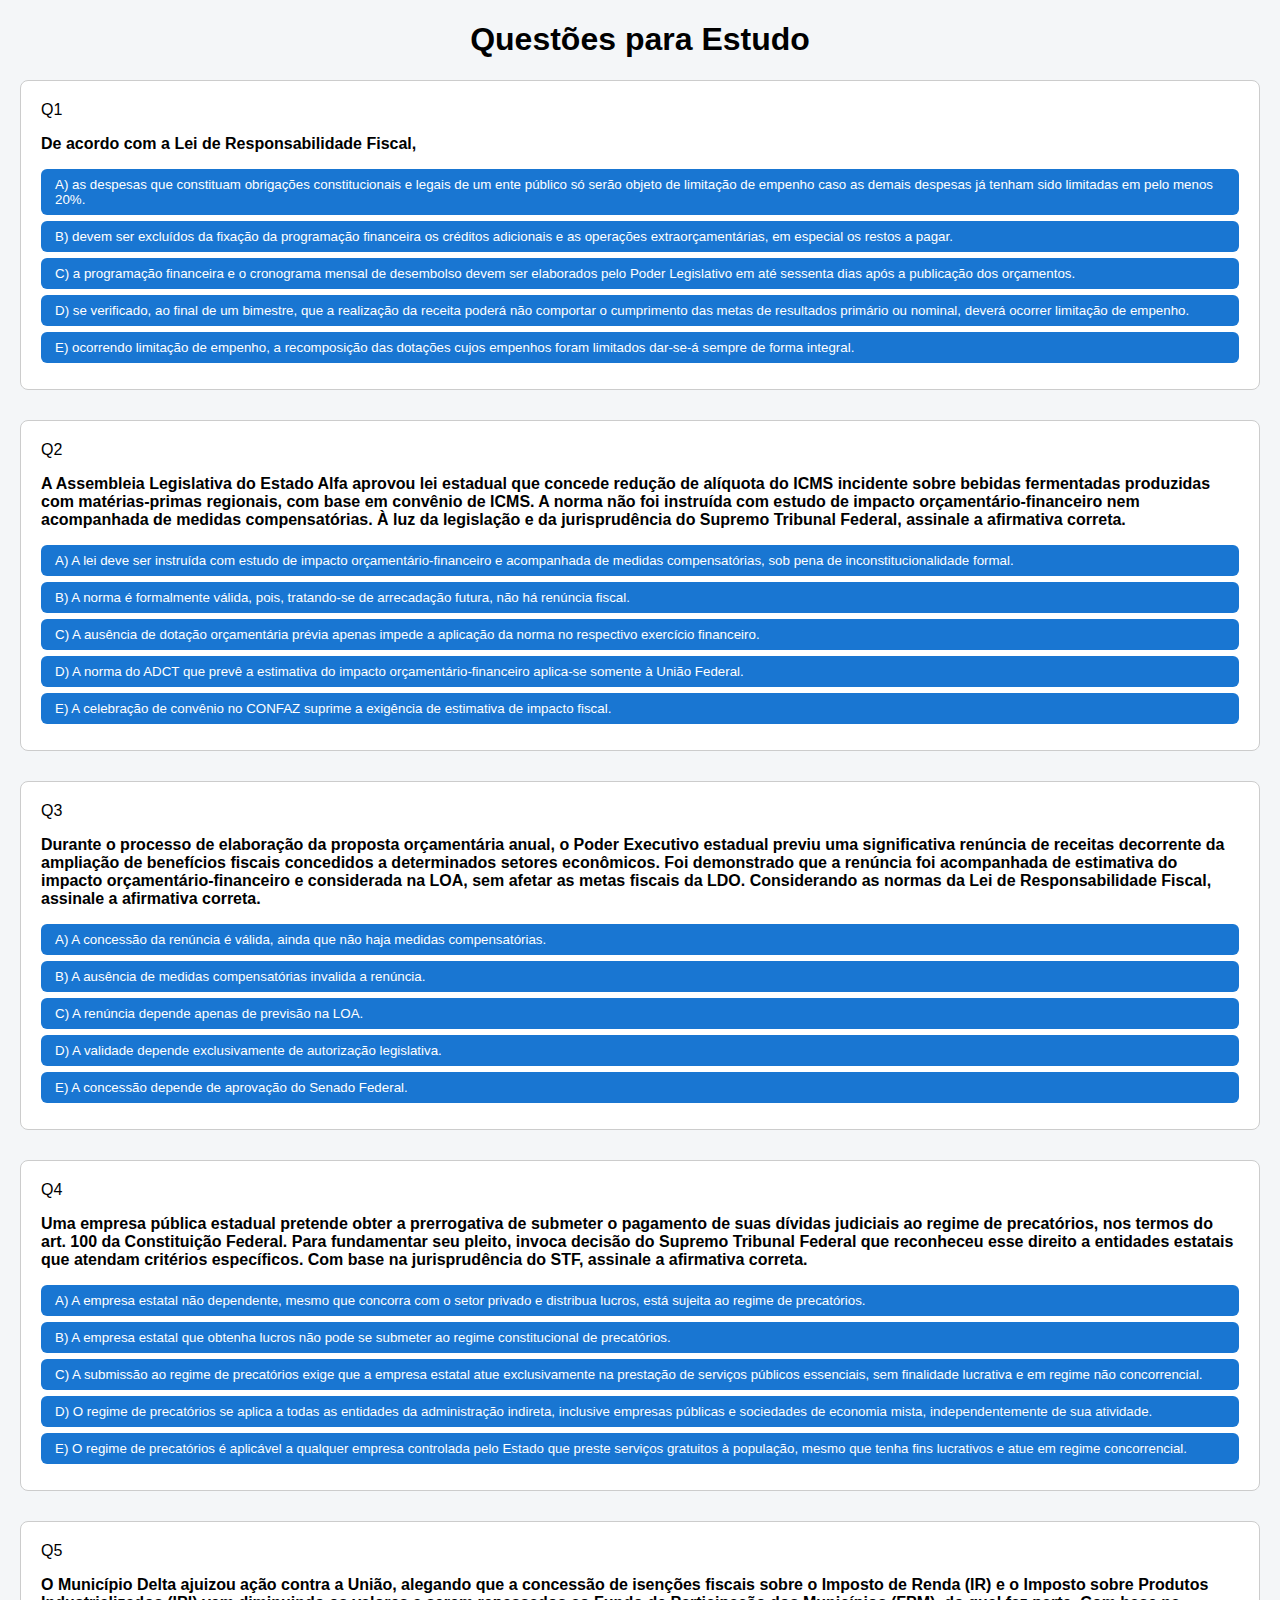
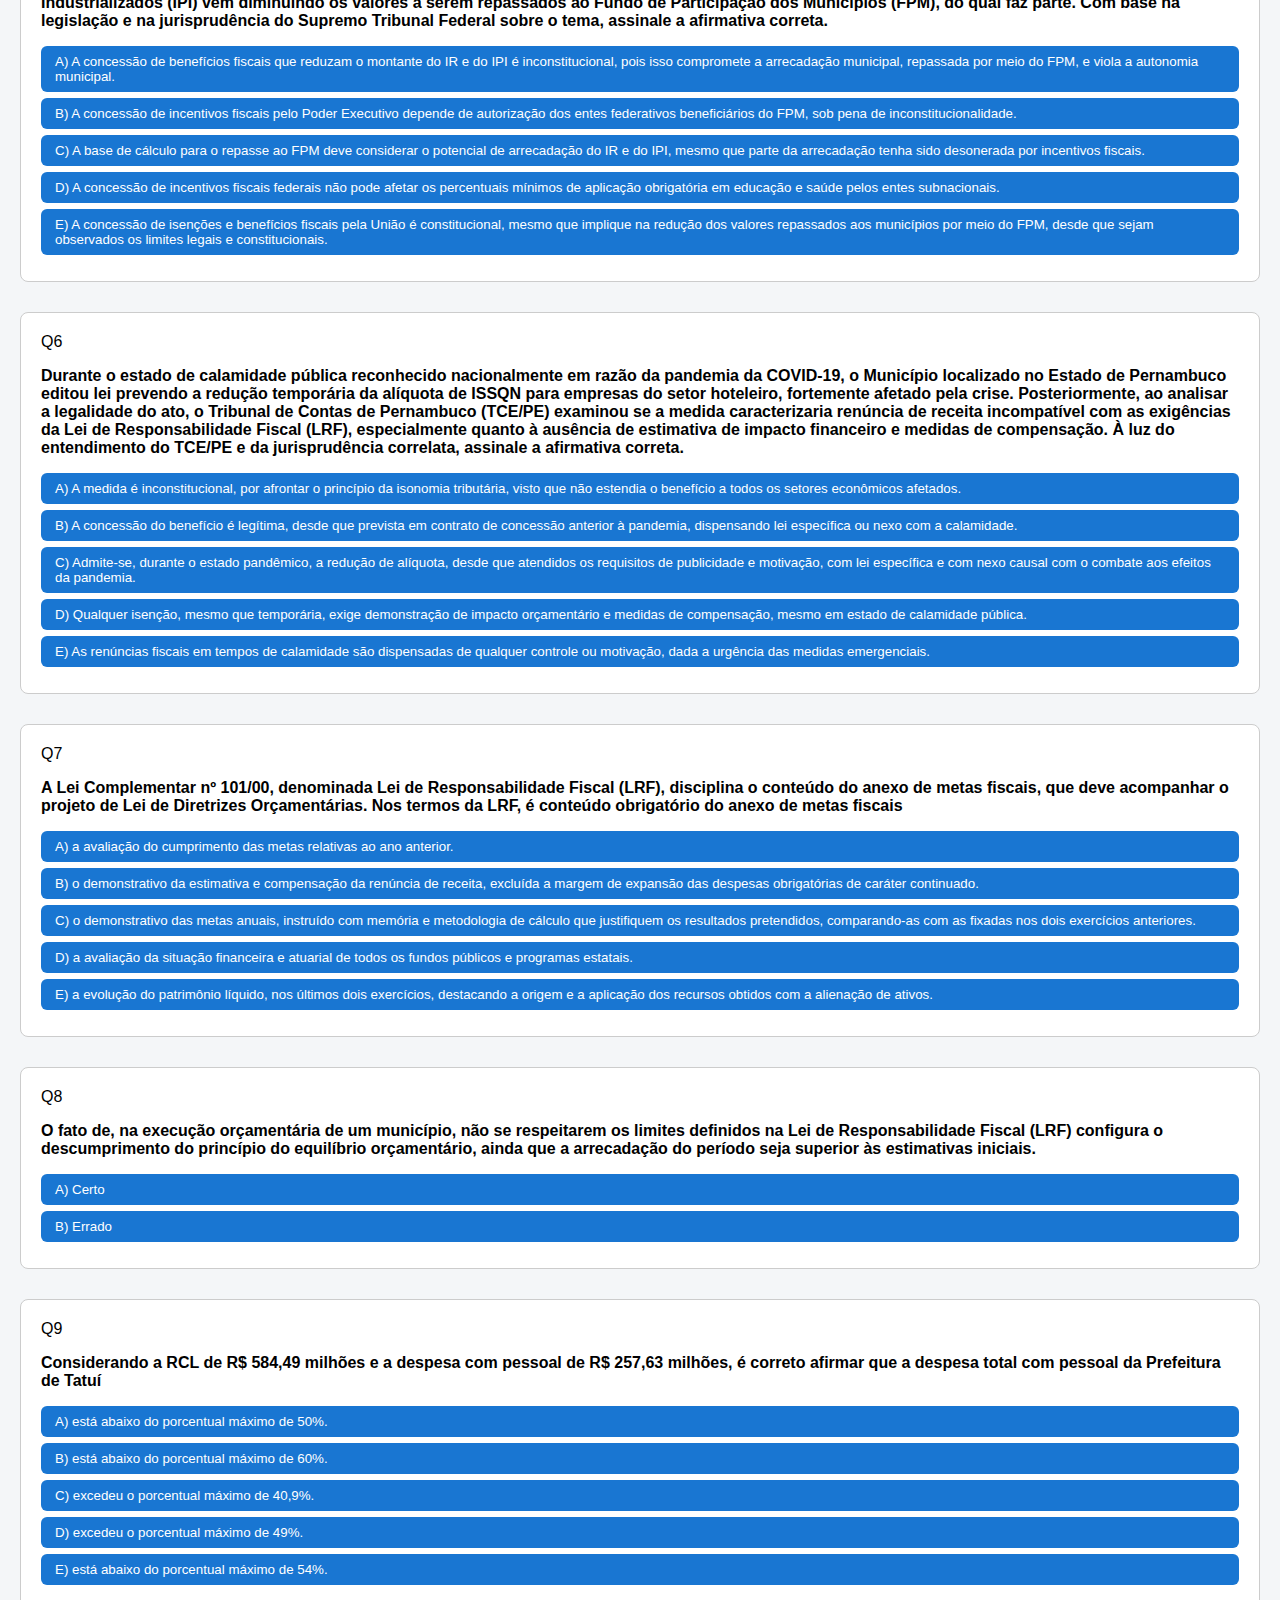
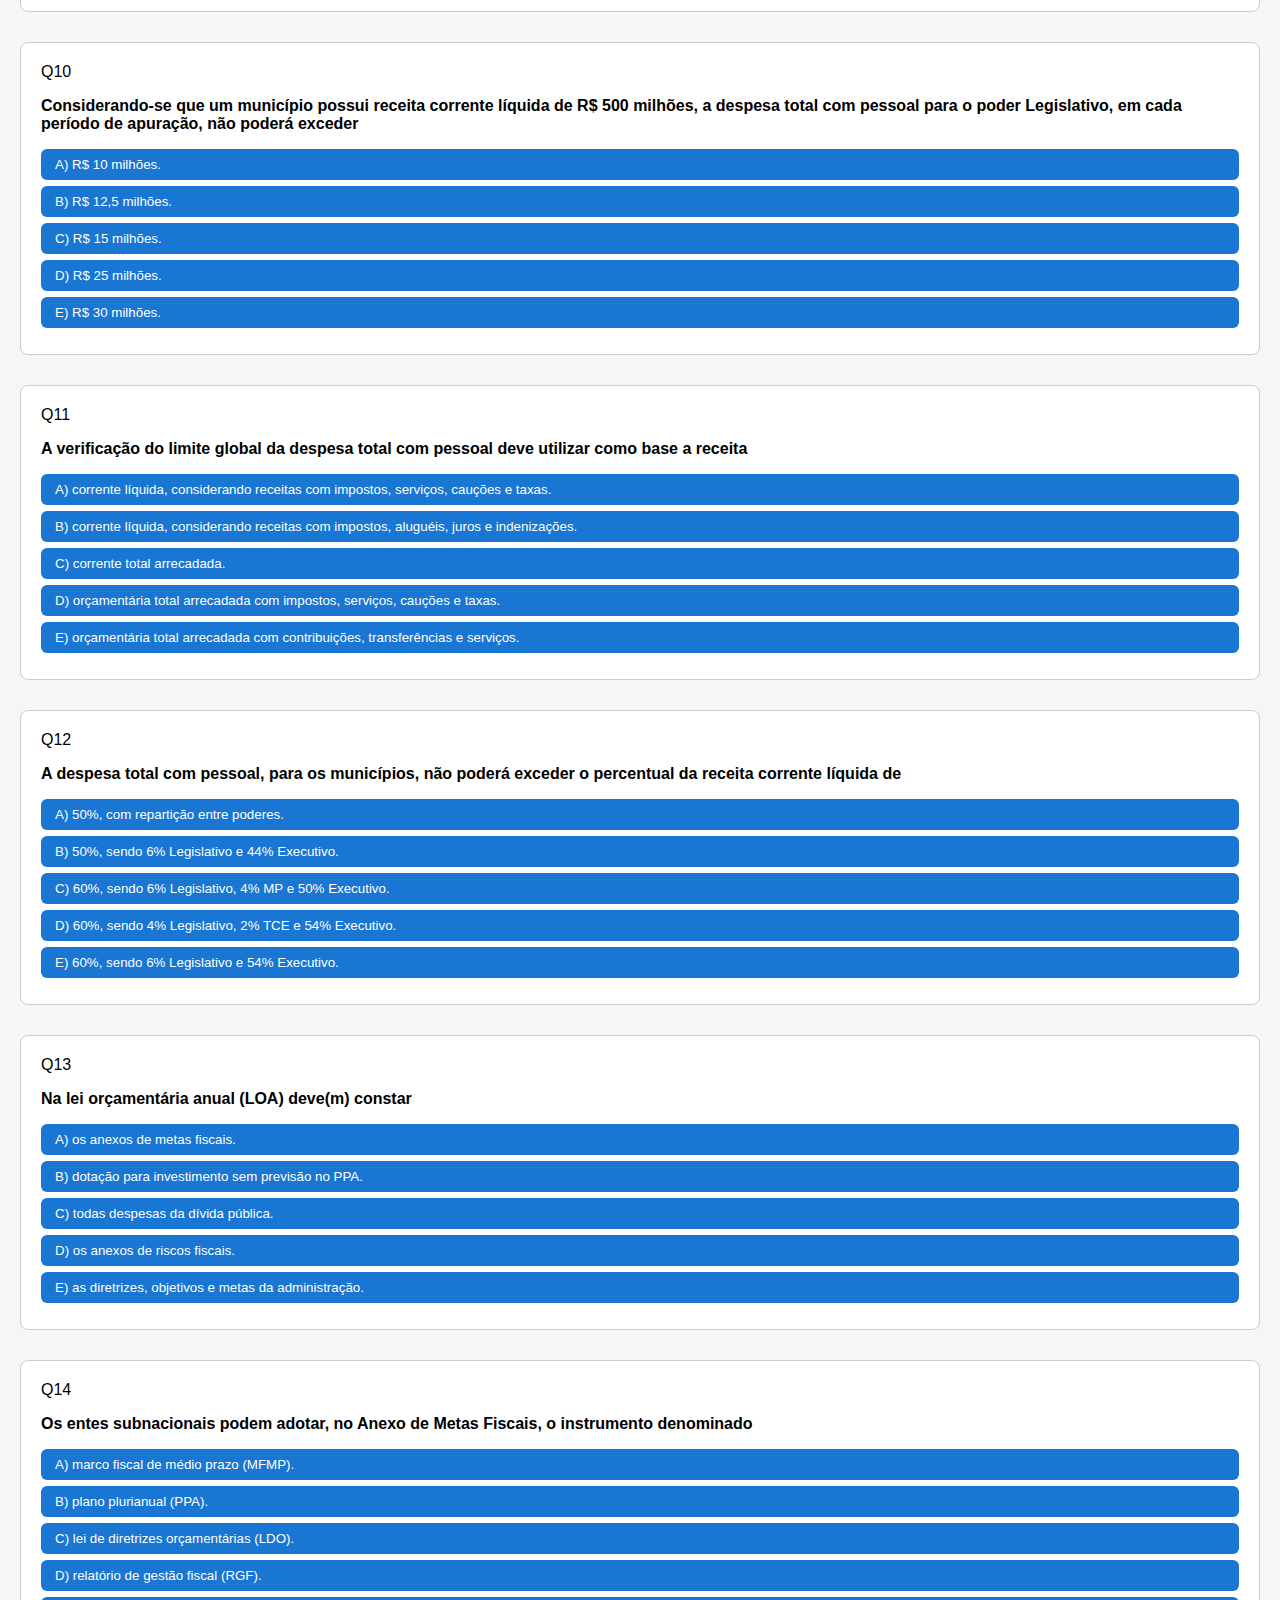
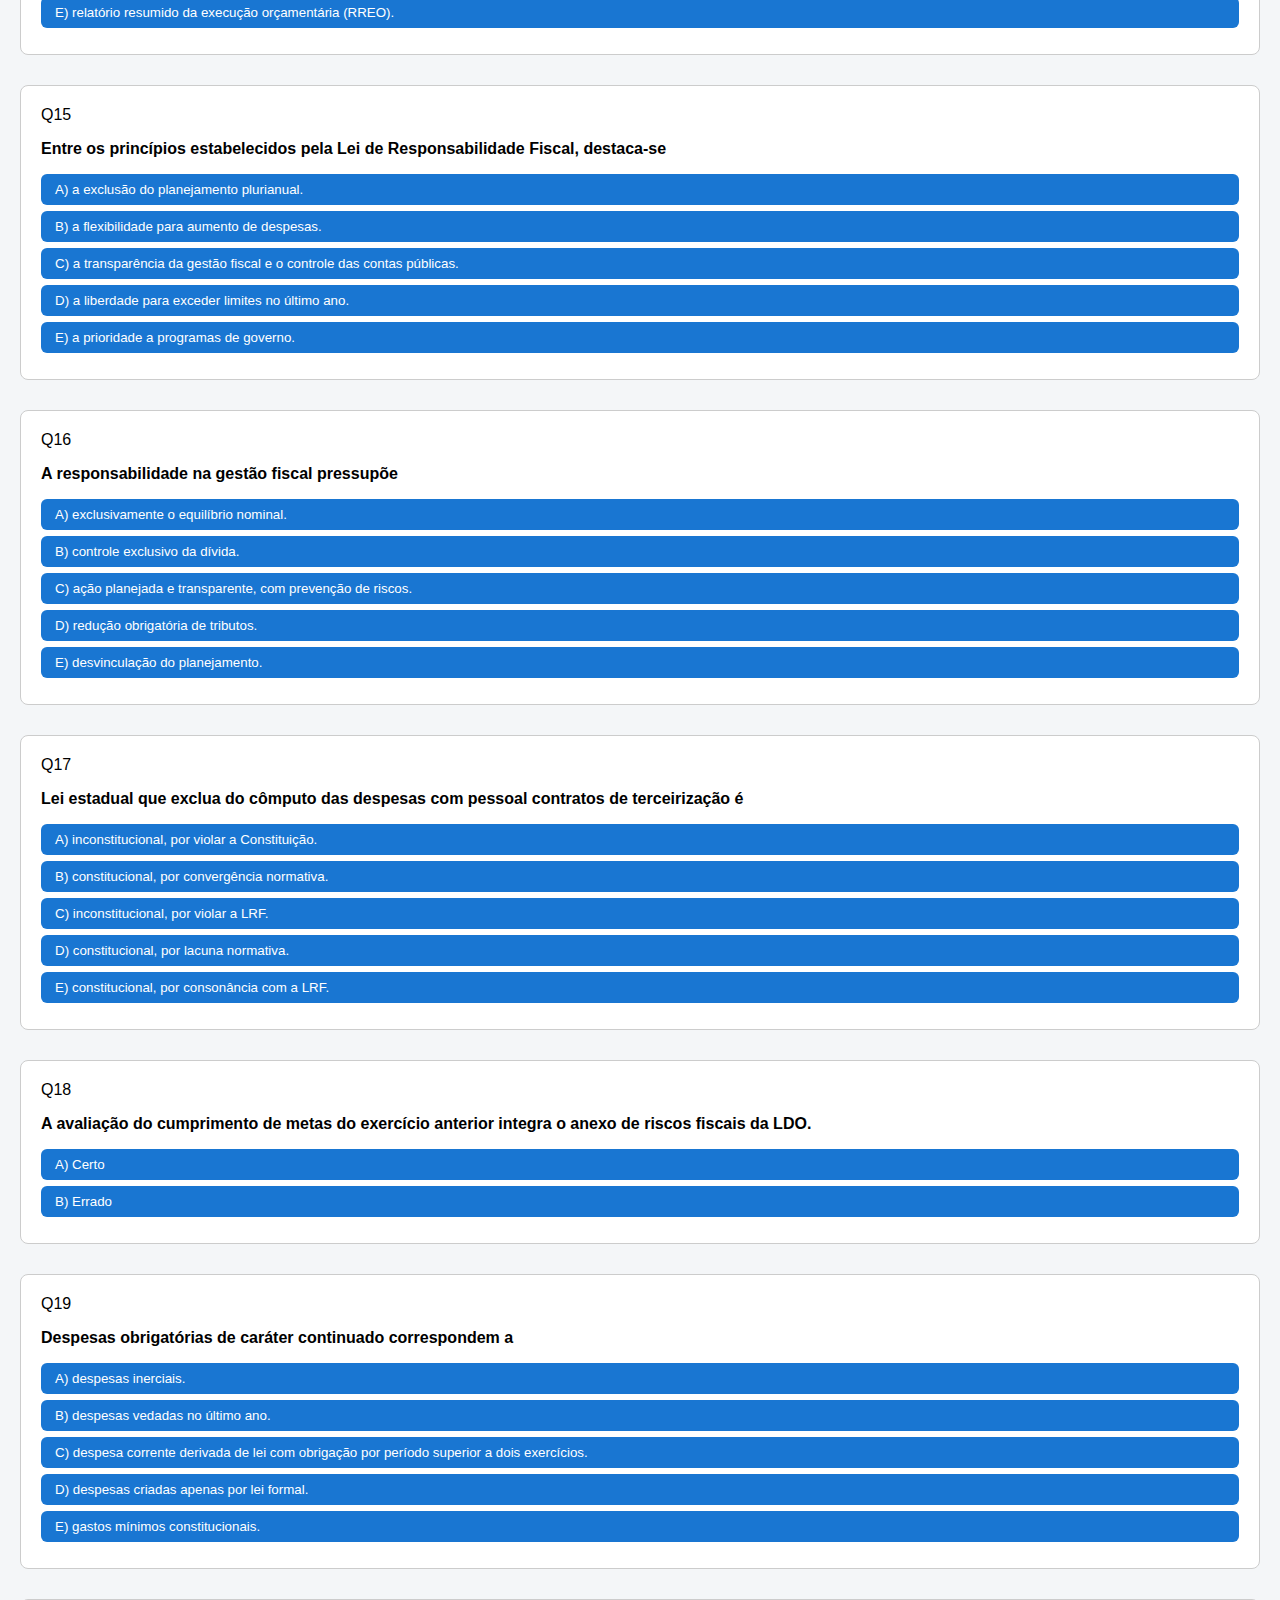
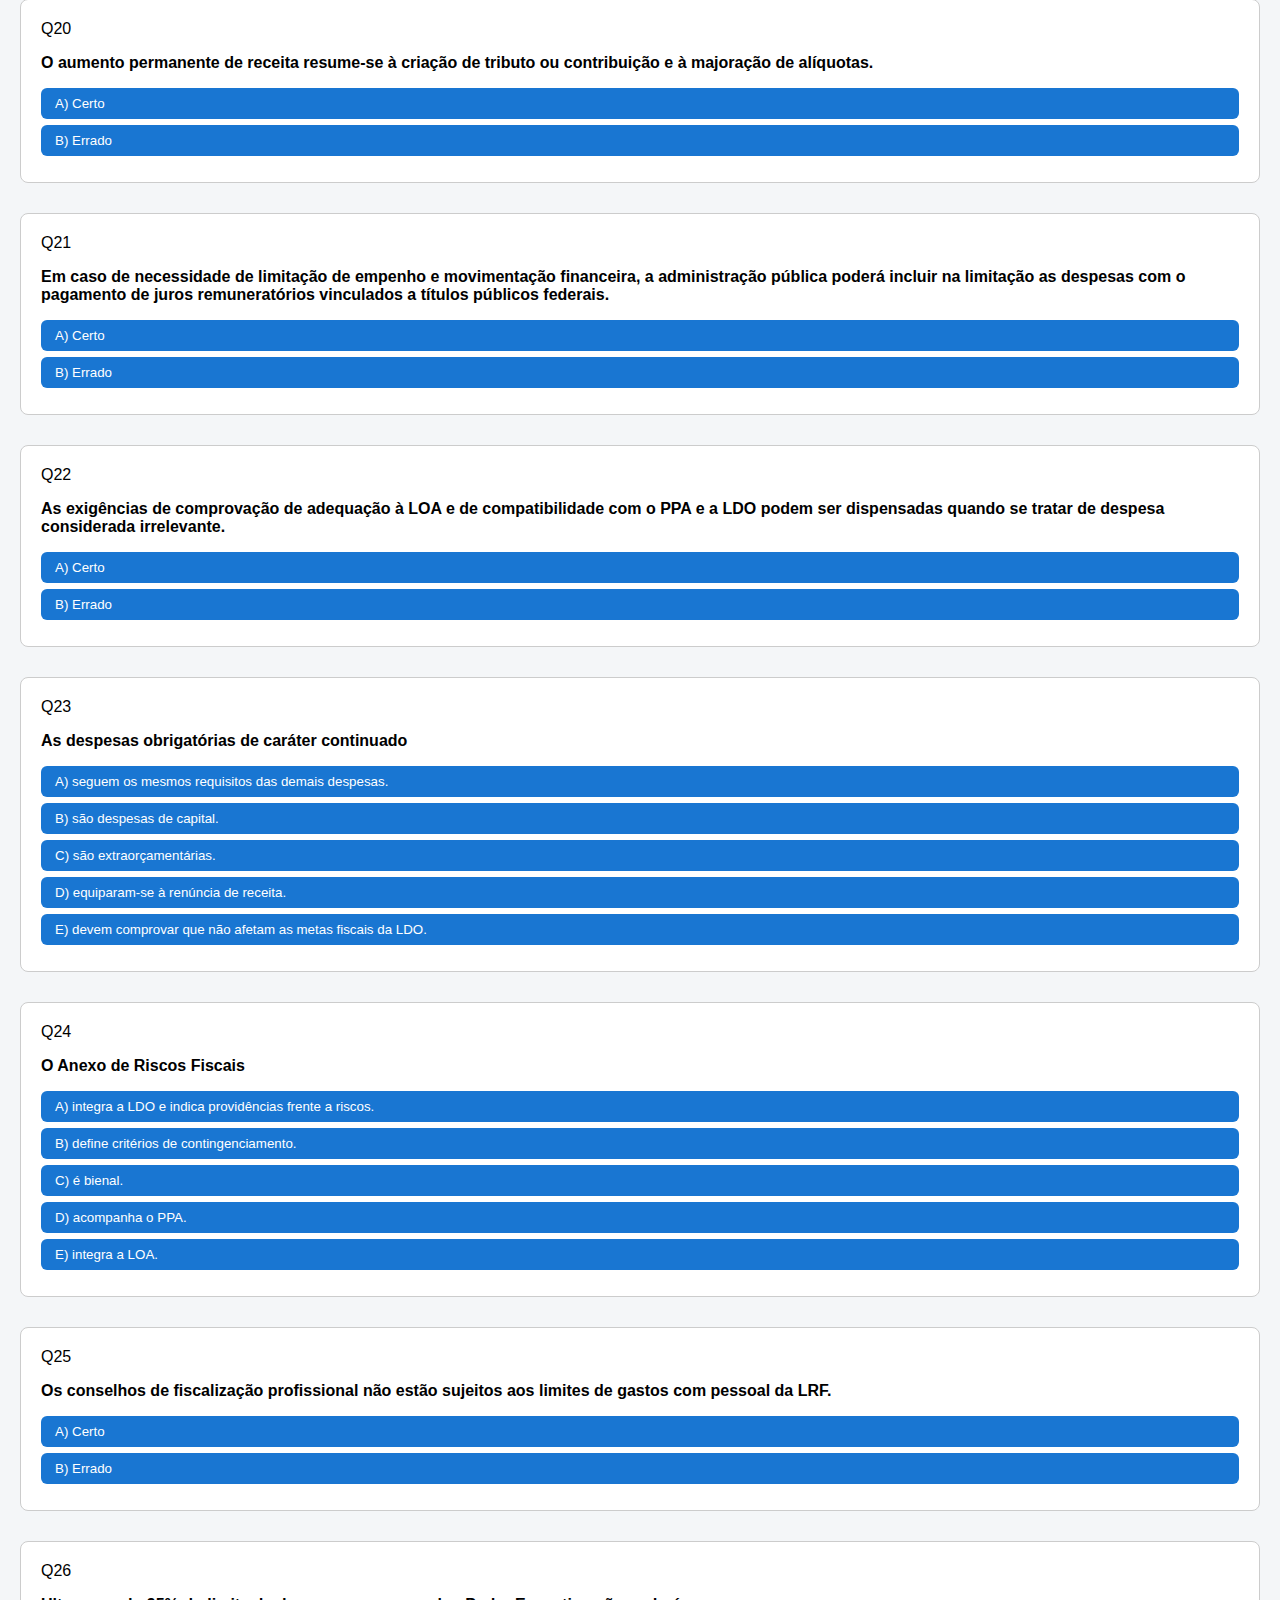
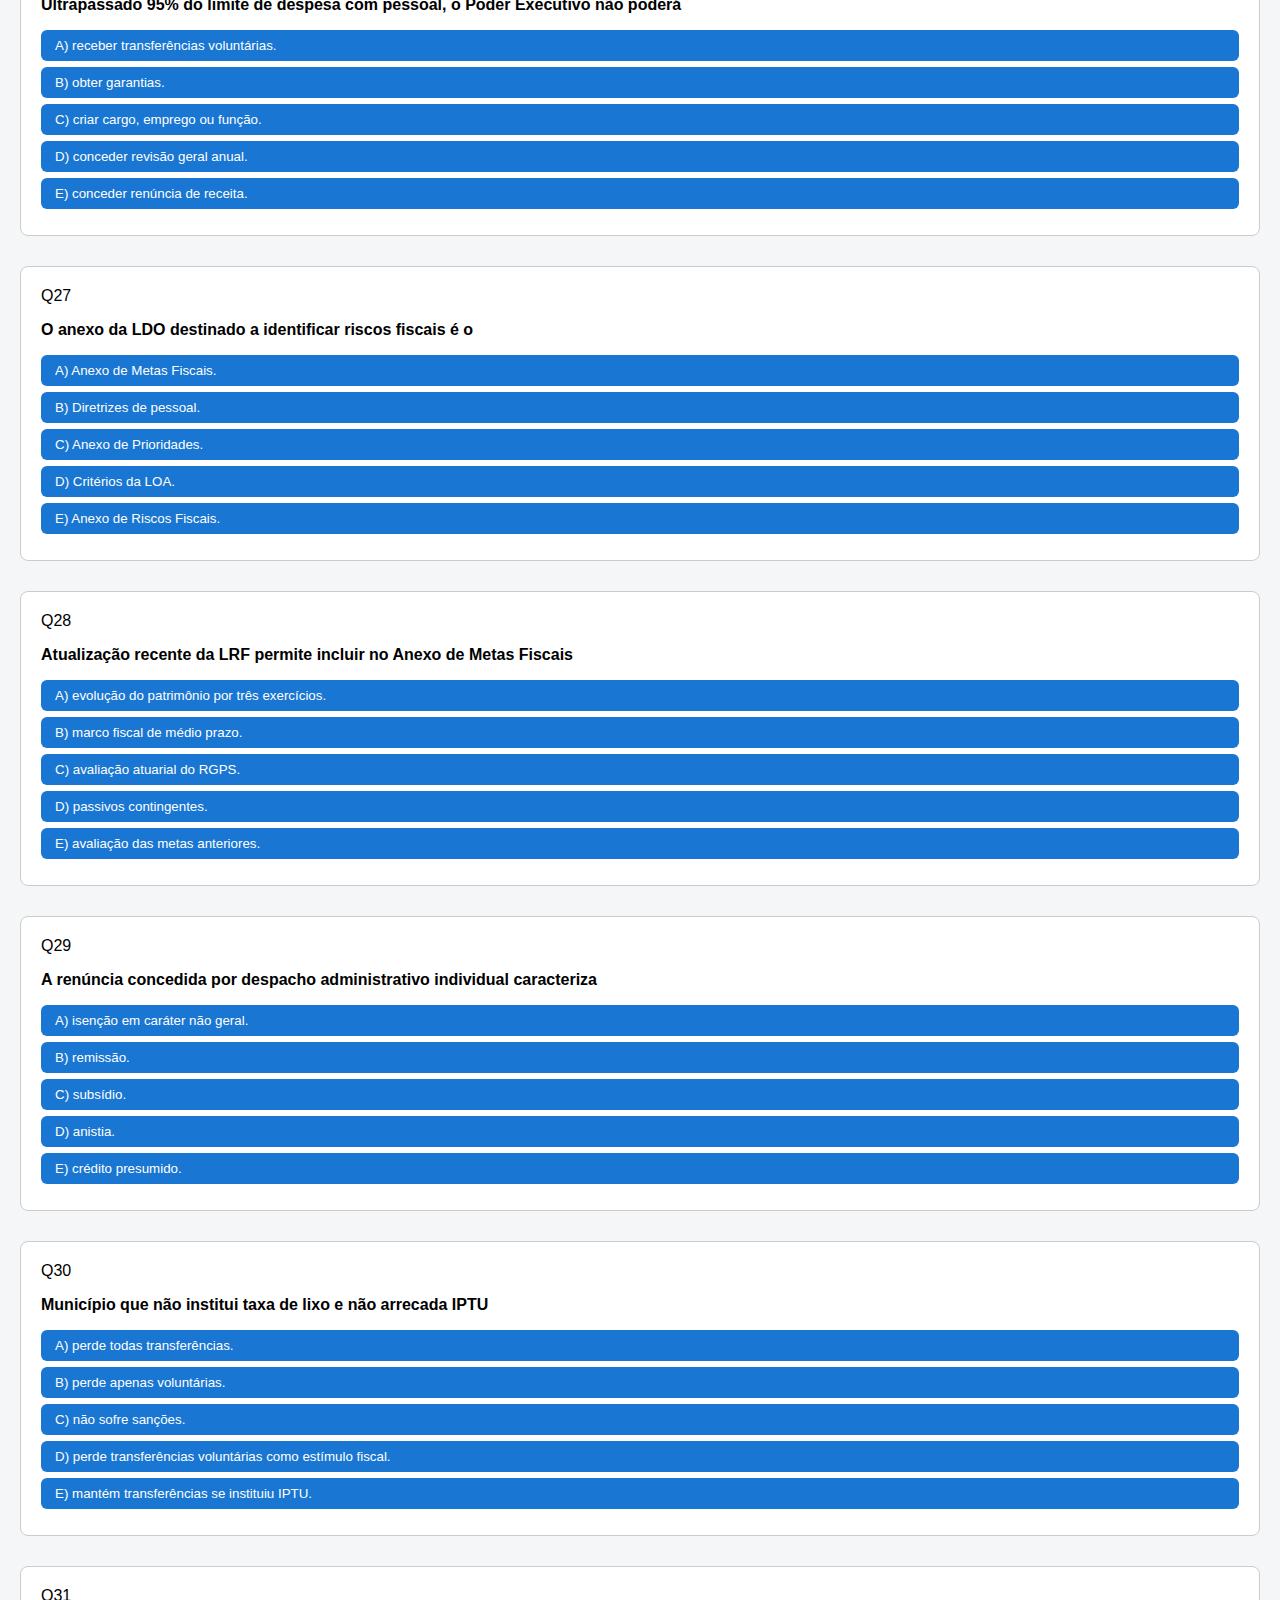
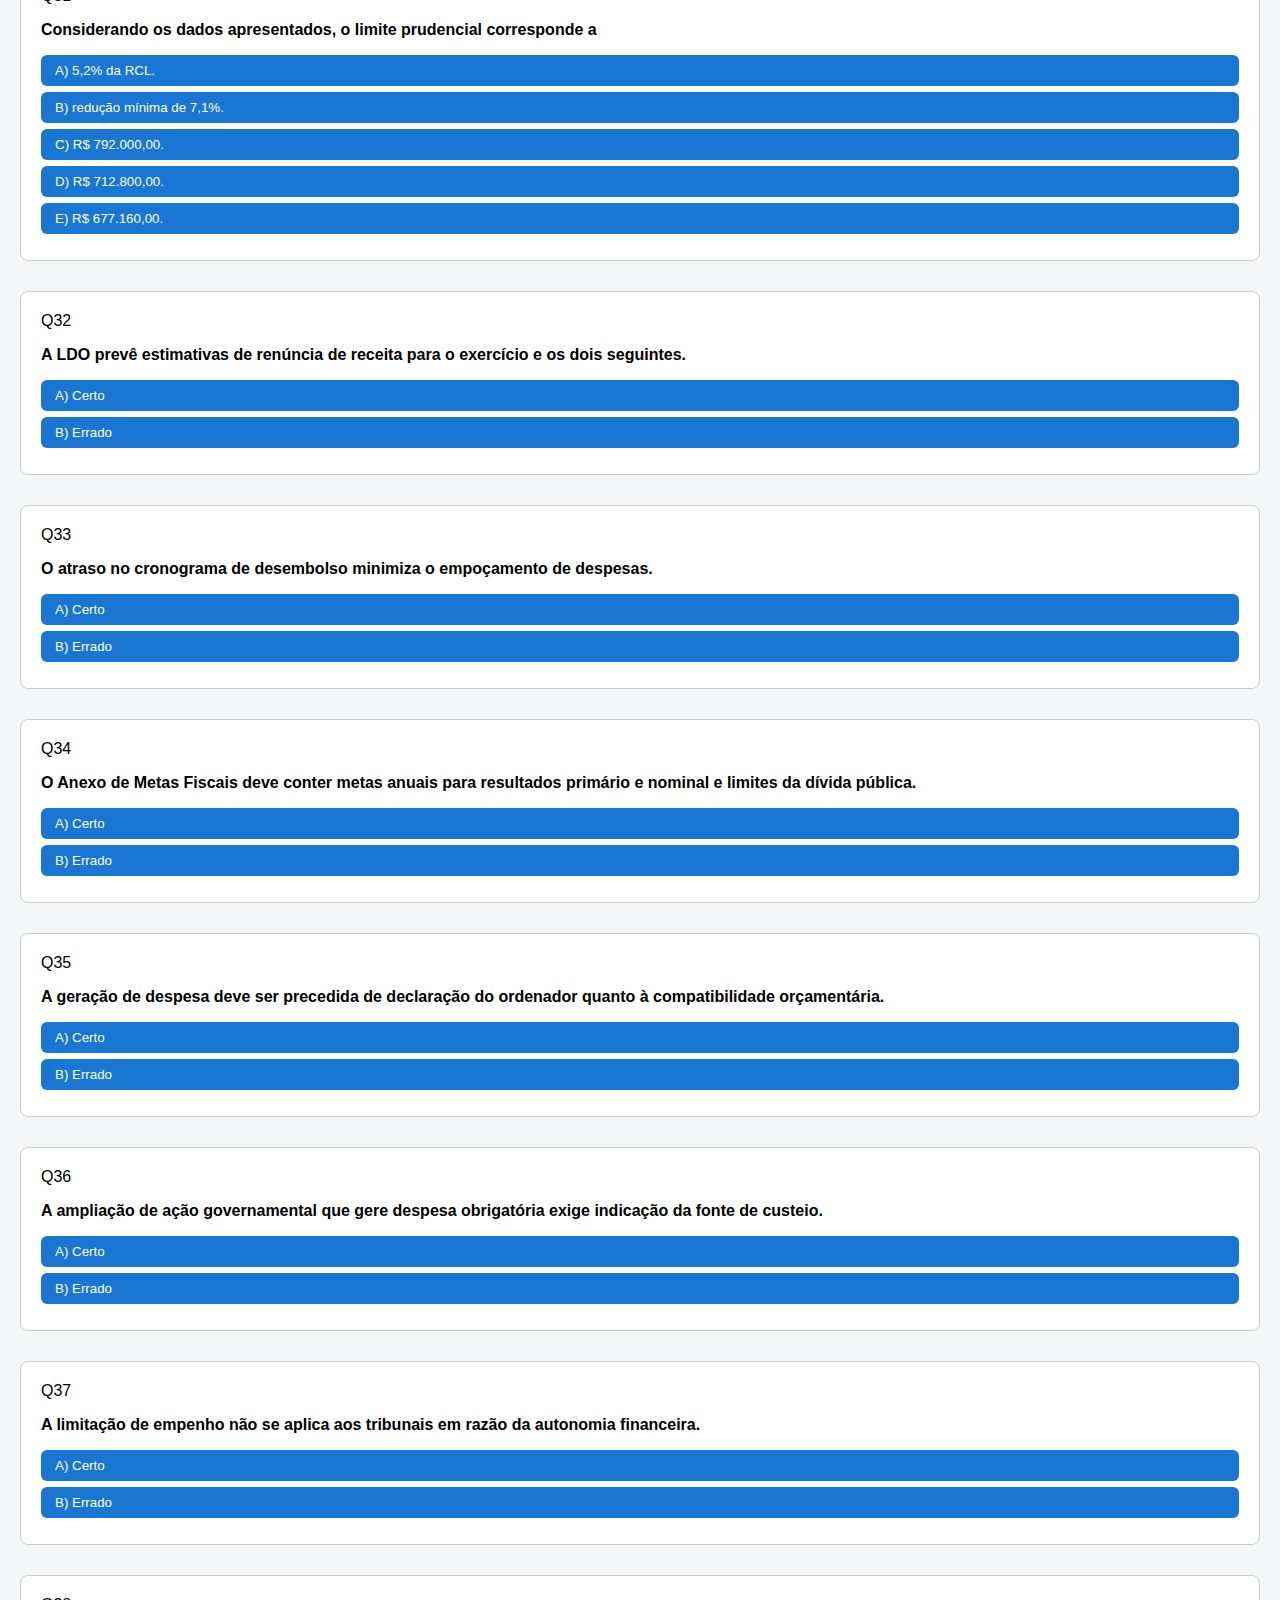
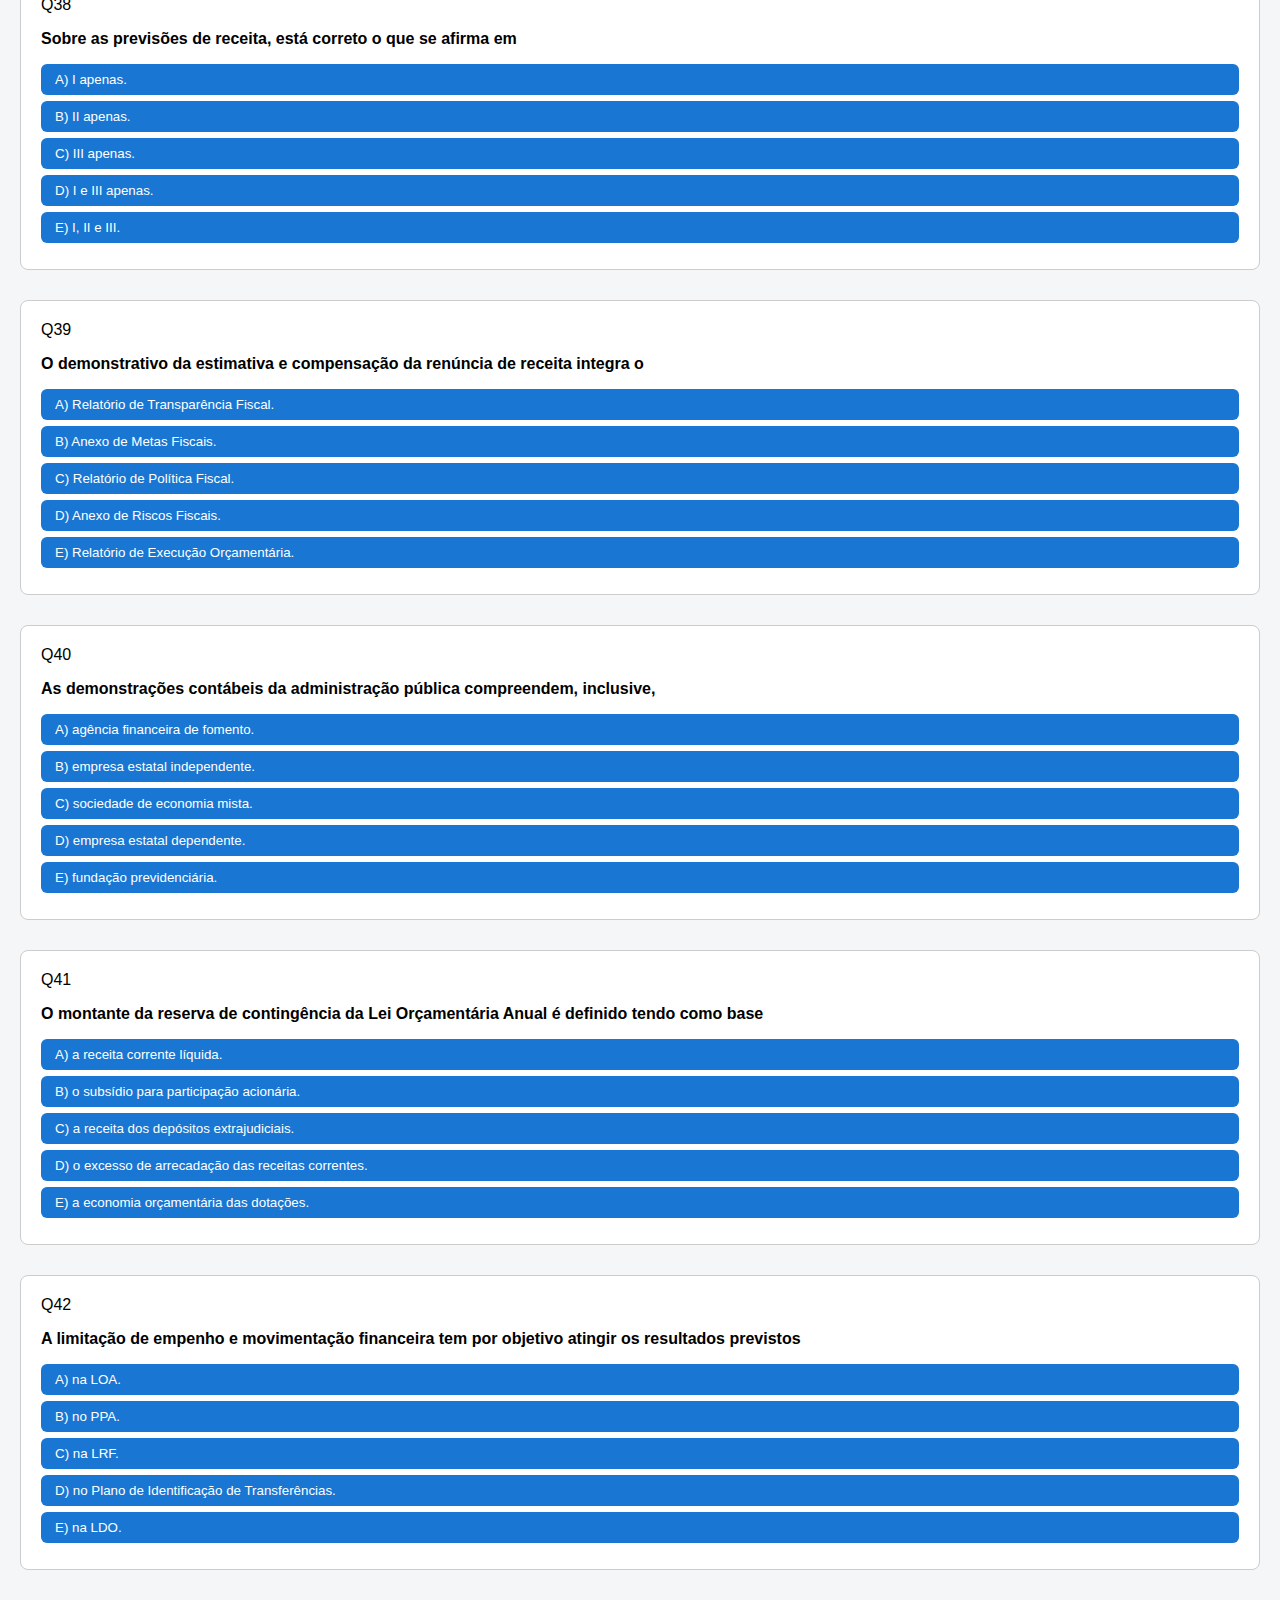
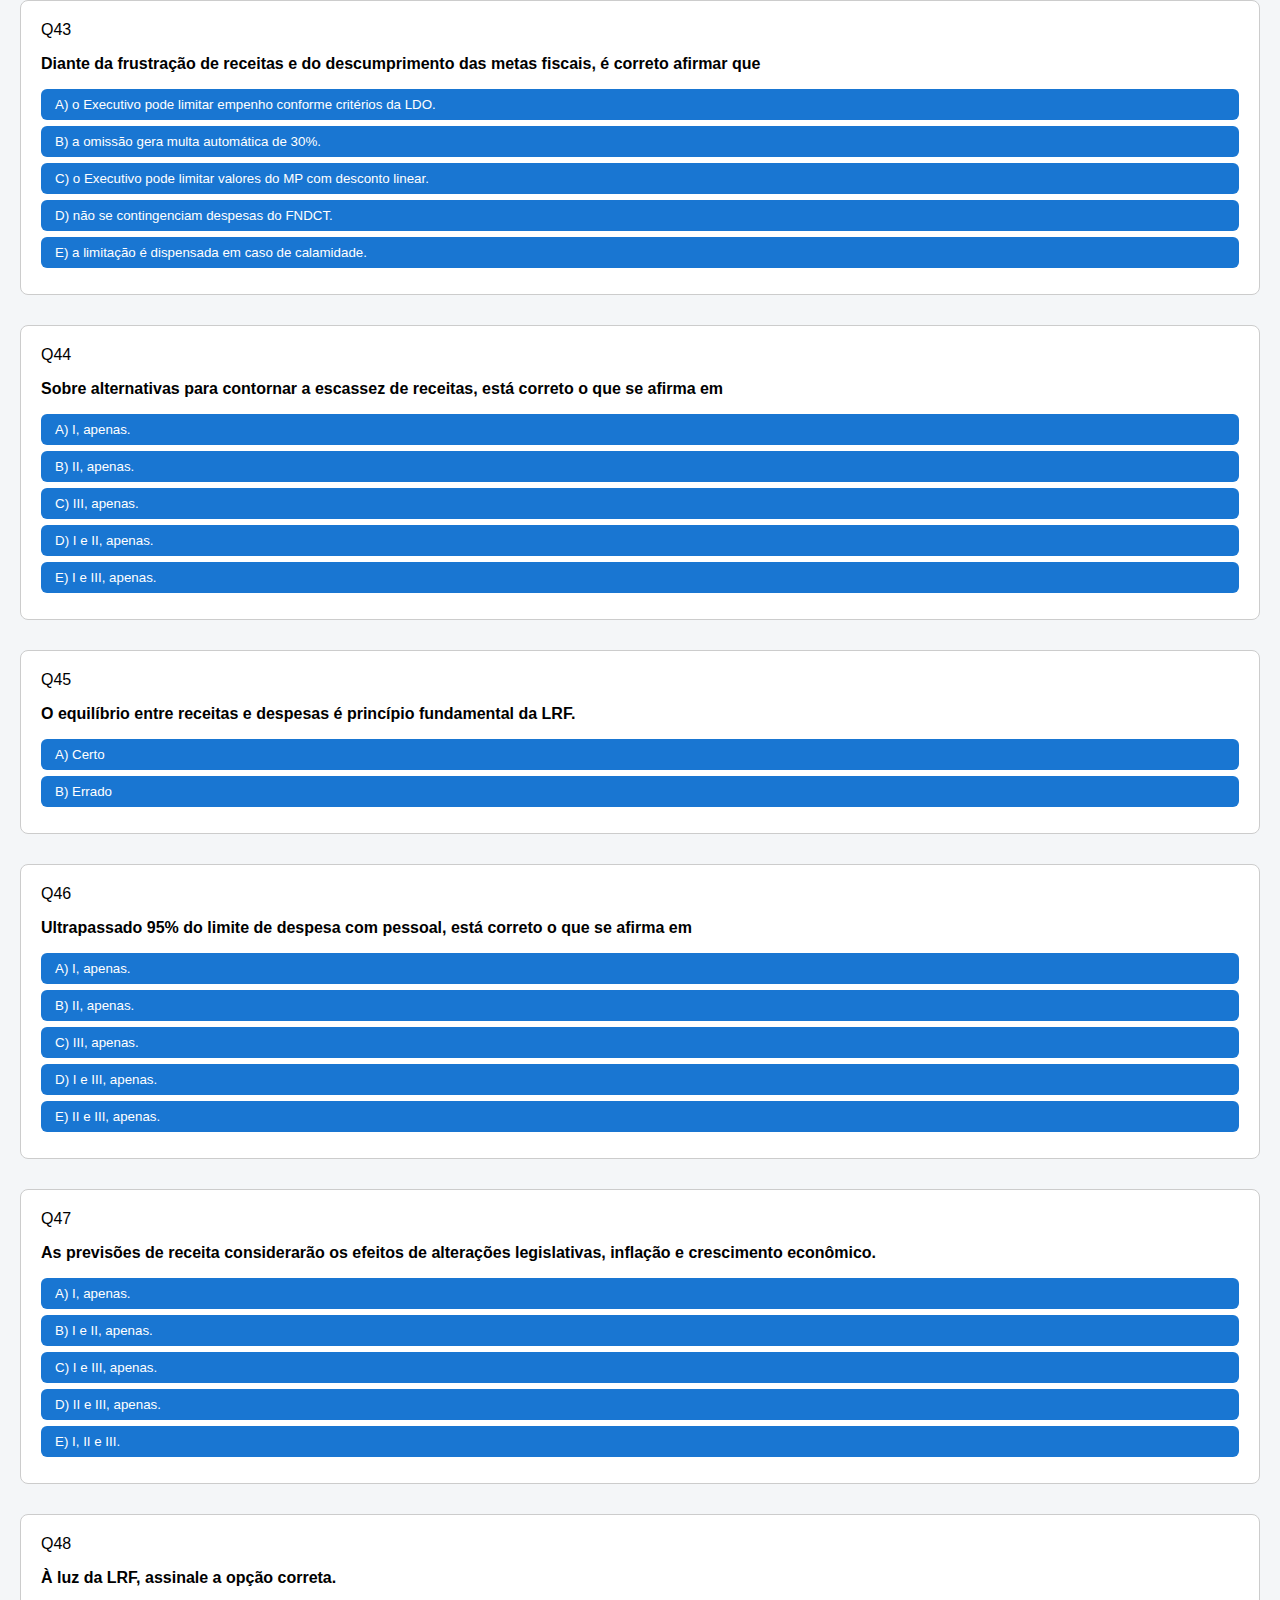
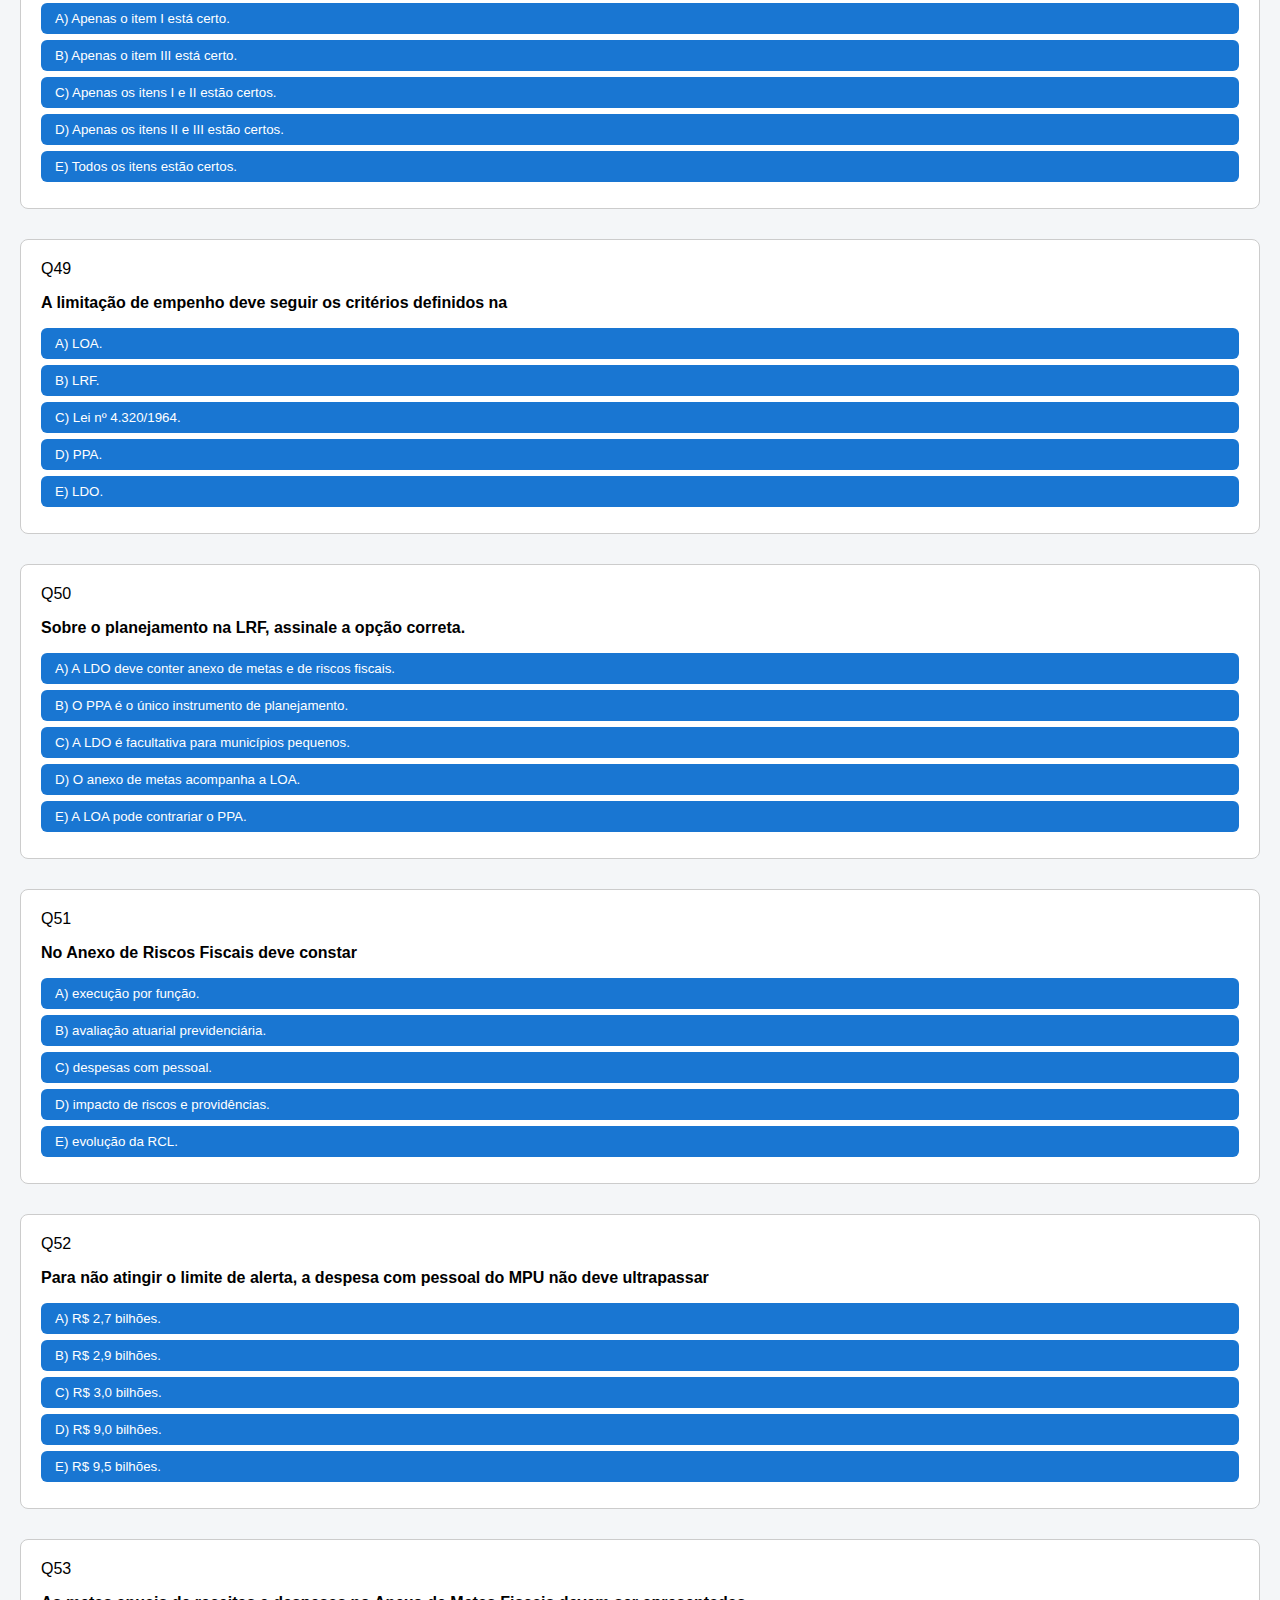
<file: index.html>
<!DOCTYPE html>
<html lang="pt-BR">
<head>
<meta charset="UTF-8">
<title>Questões para Estudo</title>

<style>
body {
  font-family: Arial, sans-serif;
  background: #f4f6f8;
  margin: 20px;
}

h1 {
  text-align: center;
}

.questao {
  background: #ffffff;
  border: 1px solid #ccc;
  border-radius: 8px;
  padding: 20px;
  margin-bottom: 30px;
}

.meta {
  font-size: 0.9em;
  color: #555;
  margin-bottom: 10px;
}

.enunciado {
  margin-bottom: 15px;
  line-height: 1.6;
}

.toolbar {
  margin-bottom: 15px;
}

.toolbar span {
  cursor: pointer;
  font-size: 18px;
  margin-right: 8px;
}

.highlight-yellow { background: #fff59d; }
.highlight-green  { background: #c8e6c9; }
.highlight-blue   { background: #bbdefb; }

.alternativa {
  border: 1px solid #ddd;
  border-radius: 6px;
  padding: 10px;
  margin-bottom: 8px;
  cursor: pointer;
  display: flex;
  gap: 8px;
  align-items: flex-start;
}

.alternativa.selecionada {
  background: #e3f2fd;
}

.alternativa.errada {
  text-decoration: line-through;
  opacity: 0.7;
  background: #ffecec;
}

button {
  margin-top: 10px;
  padding: 8px 14px;
  border: none;
  border-radius: 6px;
  background: #1976d2;
  color: #fff;
  cursor: pointer;
}

.section {
  margin-top: 12px;
  font-size: 0.9em;
  color: #444;
}

textarea {
  width: 100%;
  min-height: 60px;
  margin-top: 6px;
  padding: 8px;
  border-radius: 6px;
  border: 1px solid #ccc;
}
</style>
</head>

<body>

<h1>Questões para Estudo</h1>

<!-- CONTAINER ONDE AS QUESTÕES SERÃO INSERIDAS -->
<div id="questoes"></div>

<!-- CHAMADA DO JAVASCRIPT -->
<script src="app.js"></script>

</body>
</html>
</file>
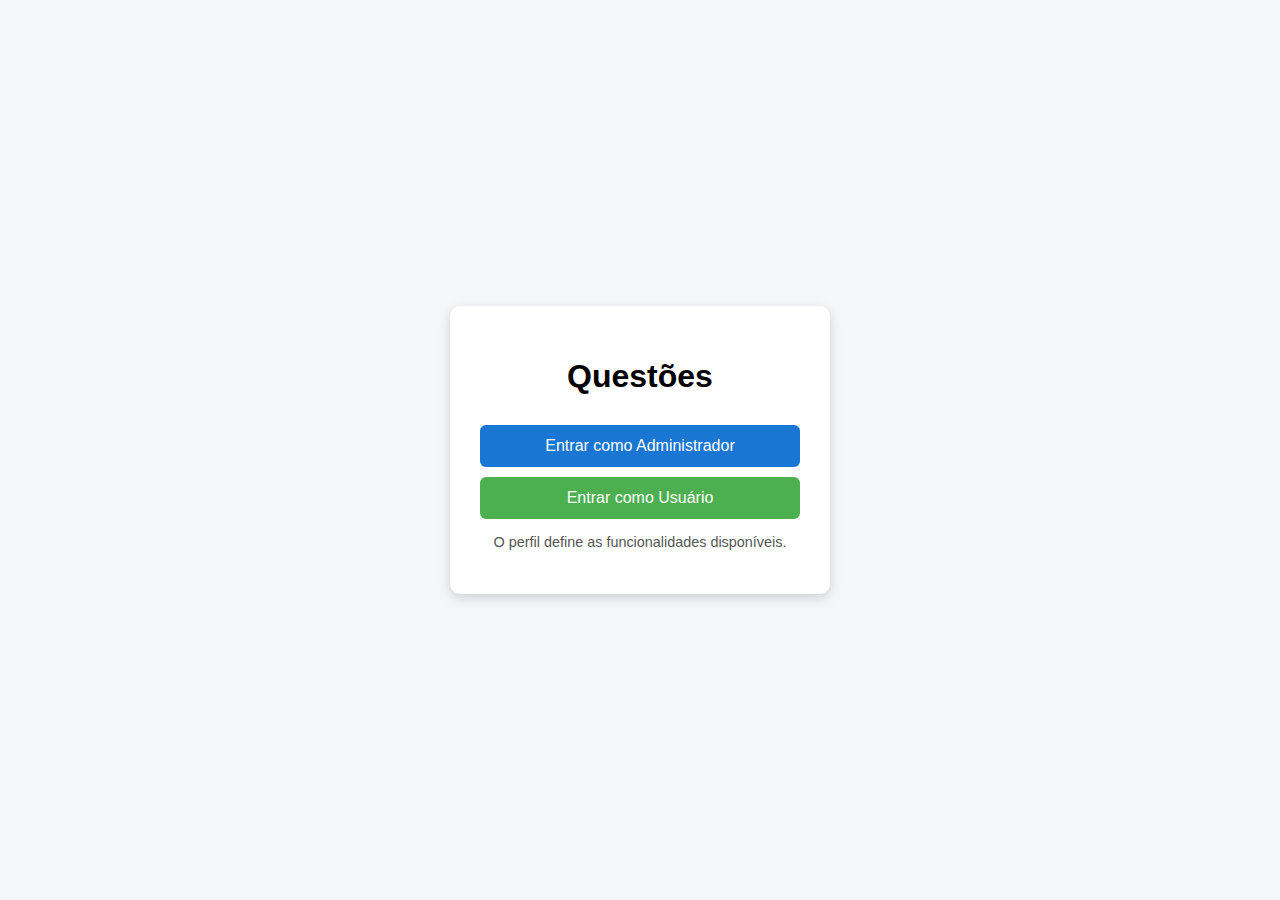
<file: login.html>
<!DOCTYPE html>
<html lang="pt-BR">
<head>
<meta charset="UTF-8">
<title>Login – Questões para Estudo</title>

<style>
body {
  font-family: Arial, sans-serif;
  background: #f4f6f8;
  display: flex;
  justify-content: center;
  align-items: center;
  height: 100vh;
  margin: 0;
}

.login-box {
  background: #ffffff;
  padding: 30px;
  border-radius: 10px;
  width: 320px;
  box-shadow: 0 4px 12px rgba(0,0,0,0.15);
  text-align: center;
}

.login-box h1 {
  margin-bottom: 20px;
}

.login-box button {
  width: 100%;
  padding: 12px;
  margin-top: 10px;
  border: none;
  border-radius: 6px;
  font-size: 16px;
  cursor: pointer;
}

.btn-admin {
  background: #1976d2;
  color: #fff;
}

.btn-user {
  background: #4caf50;
  color: #fff;
}

.login-box p {
  font-size: 0.9em;
  color: #555;
  margin-top: 15px;
}
</style>
</head>

<body>

<div class="login-box">
  <h1>Questões</h1>

  <button class="btn-admin" onclick="login('admin')">
    Entrar como Administrador
  </button>

  <button class="btn-user" onclick="login('usuario')">
    Entrar como Usuário
  </button>

  <p>
    O perfil define as funcionalidades disponíveis.
  </p>
</div>

<script>
function login(perfil) {
  localStorage.setItem("perfilUsuario", perfil);
  window.location.href = "index.html";
}
</script>

</body>
</html>
</file>
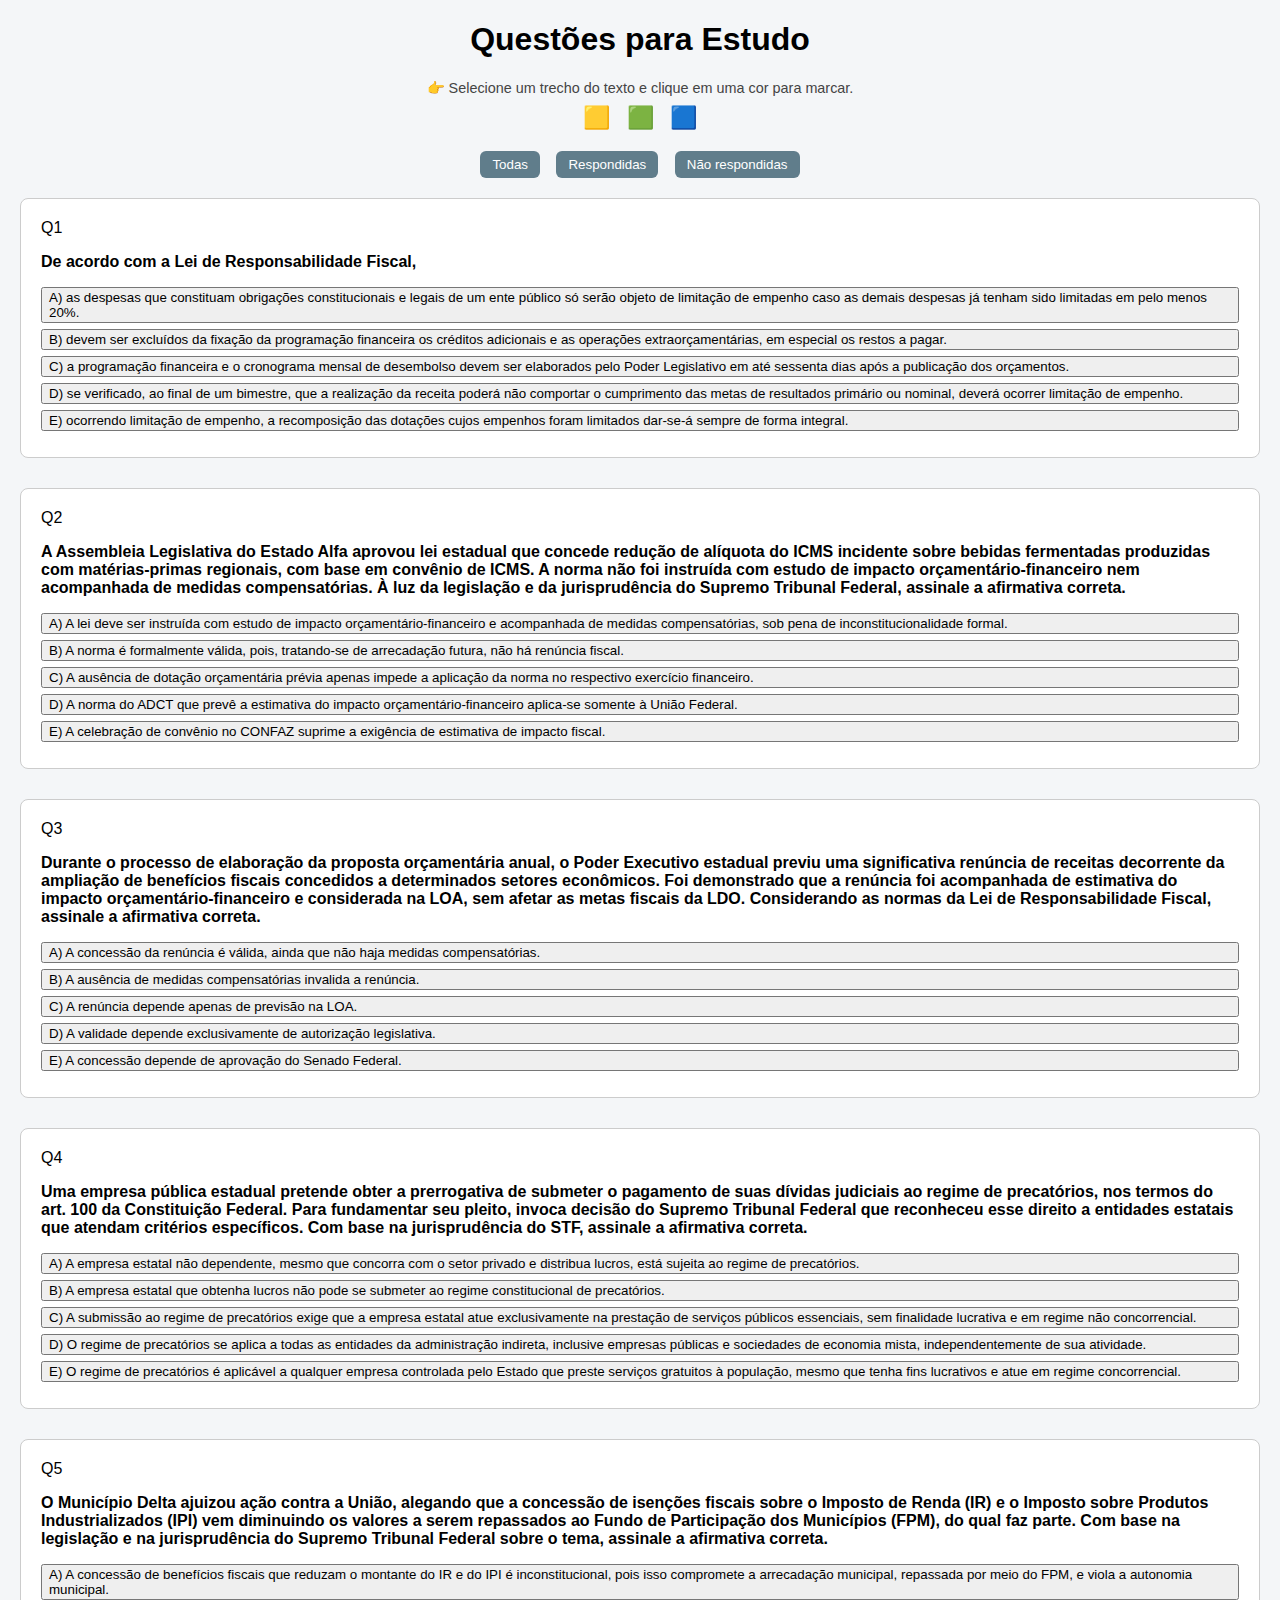
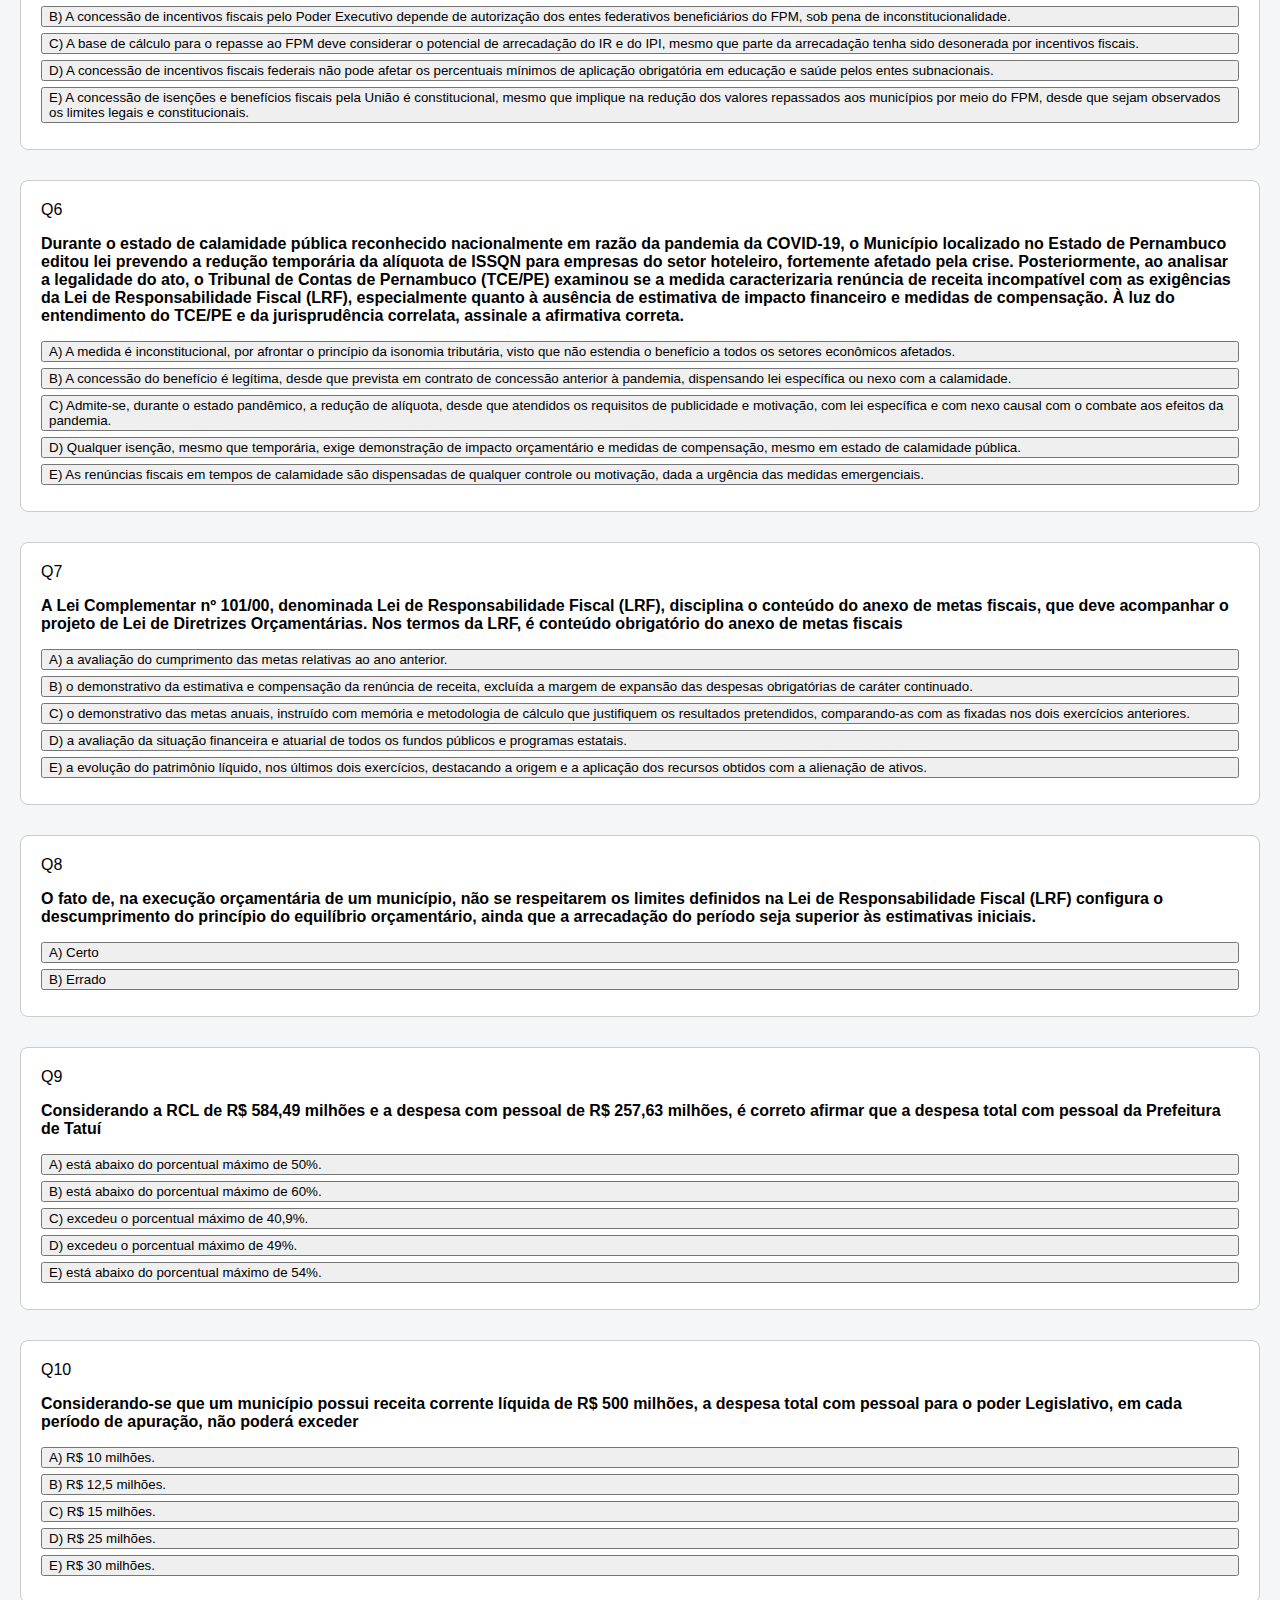
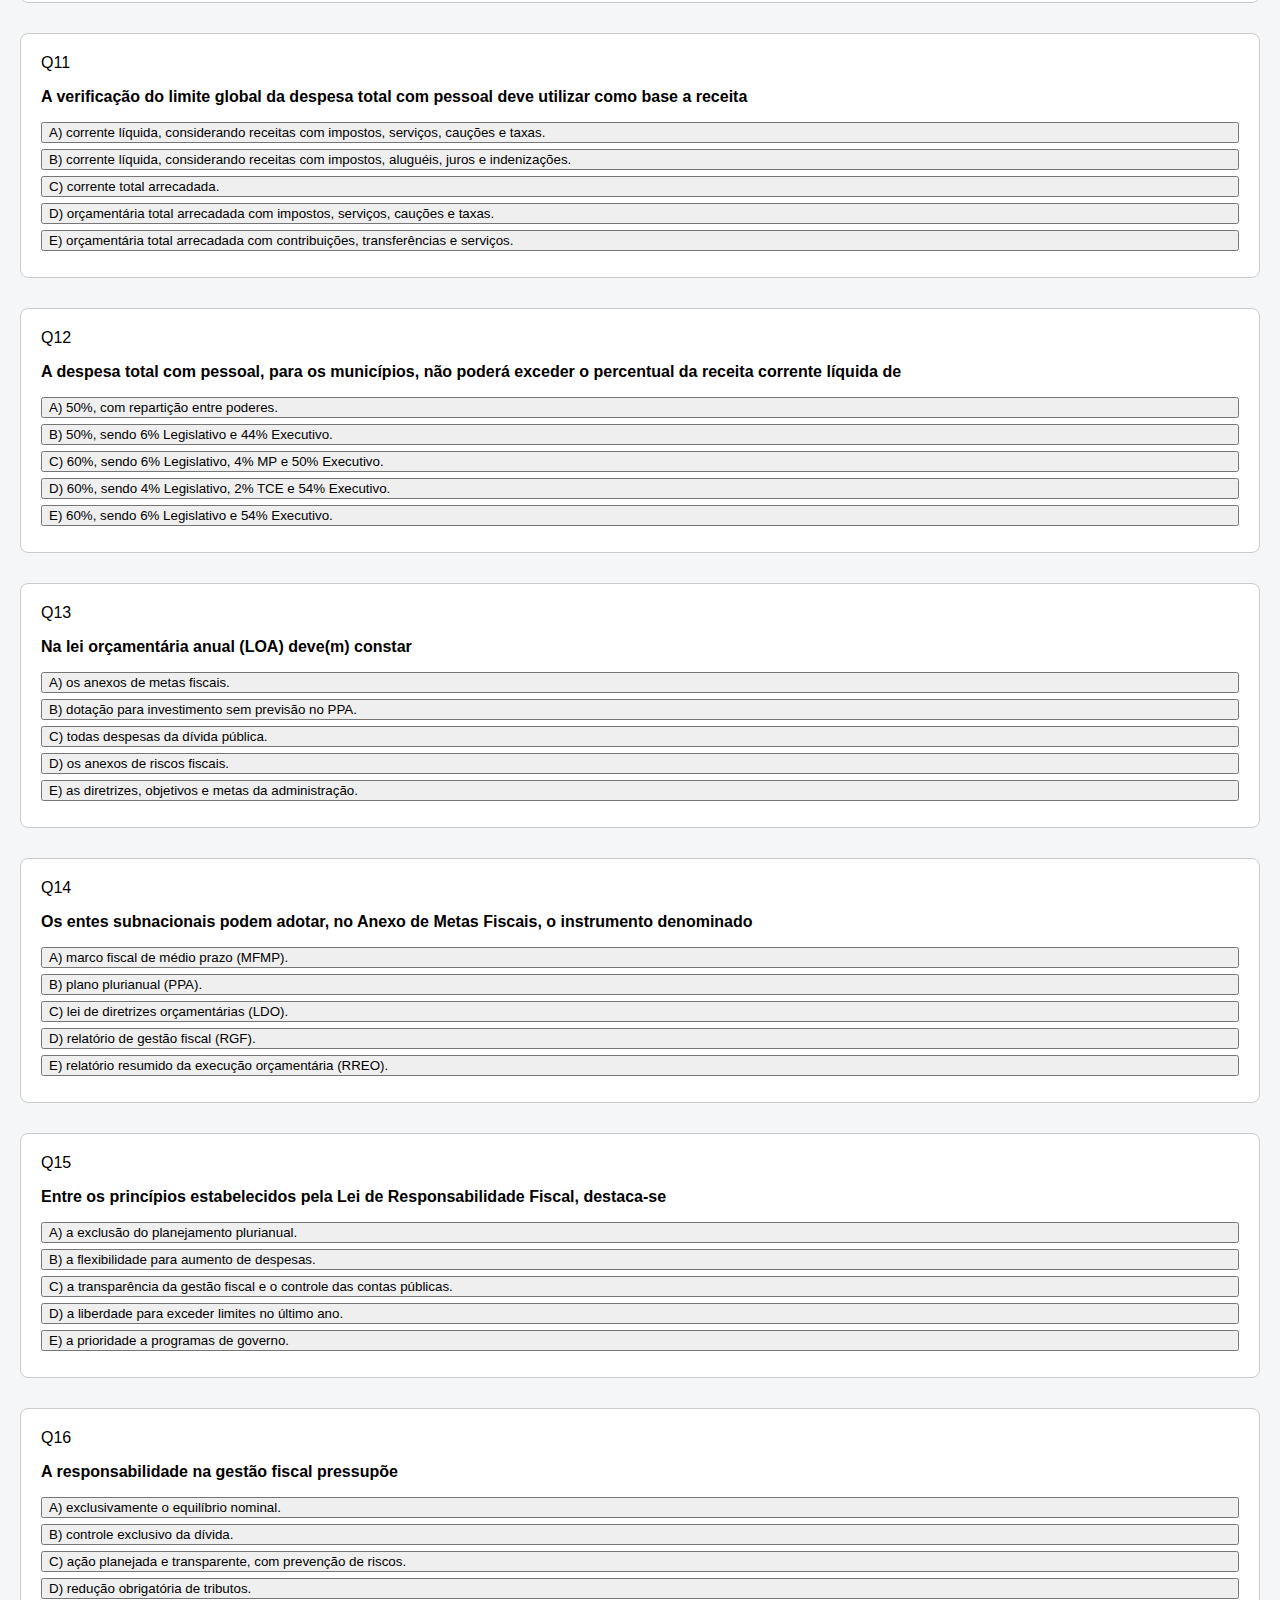
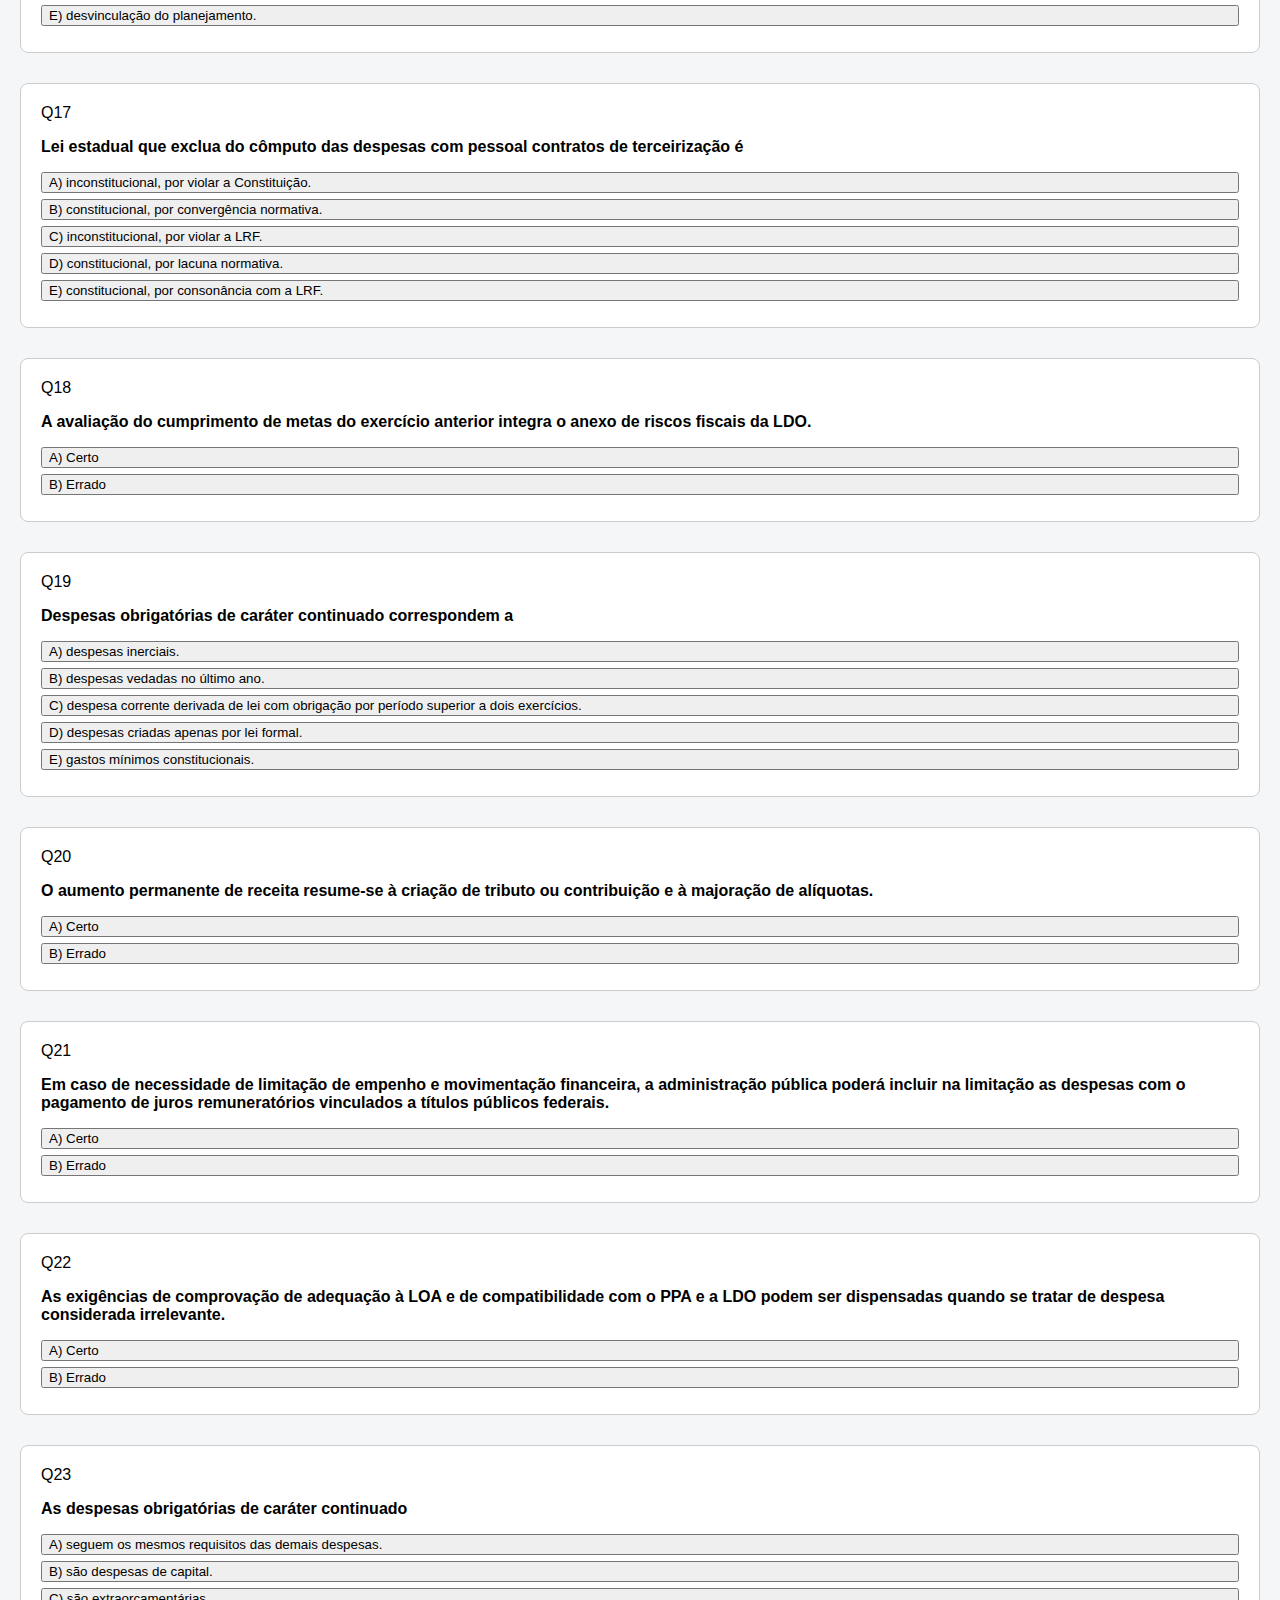
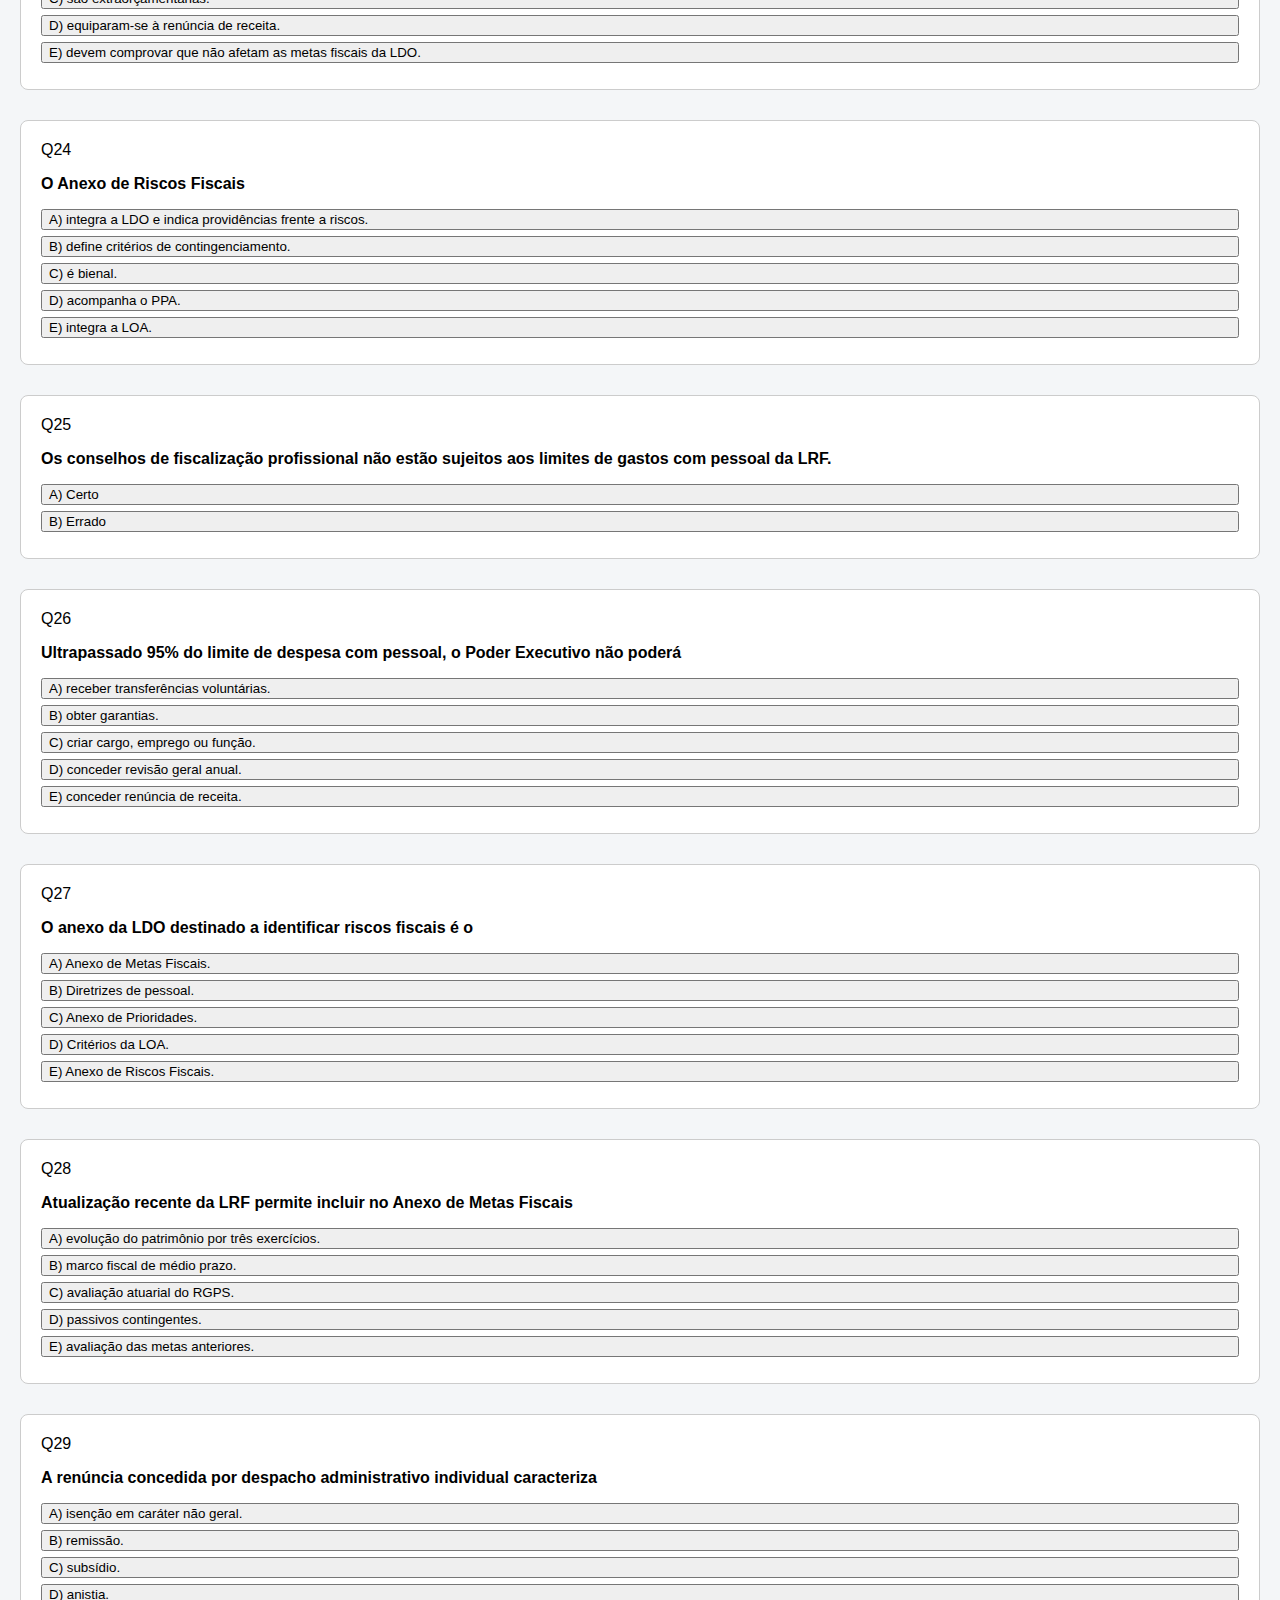
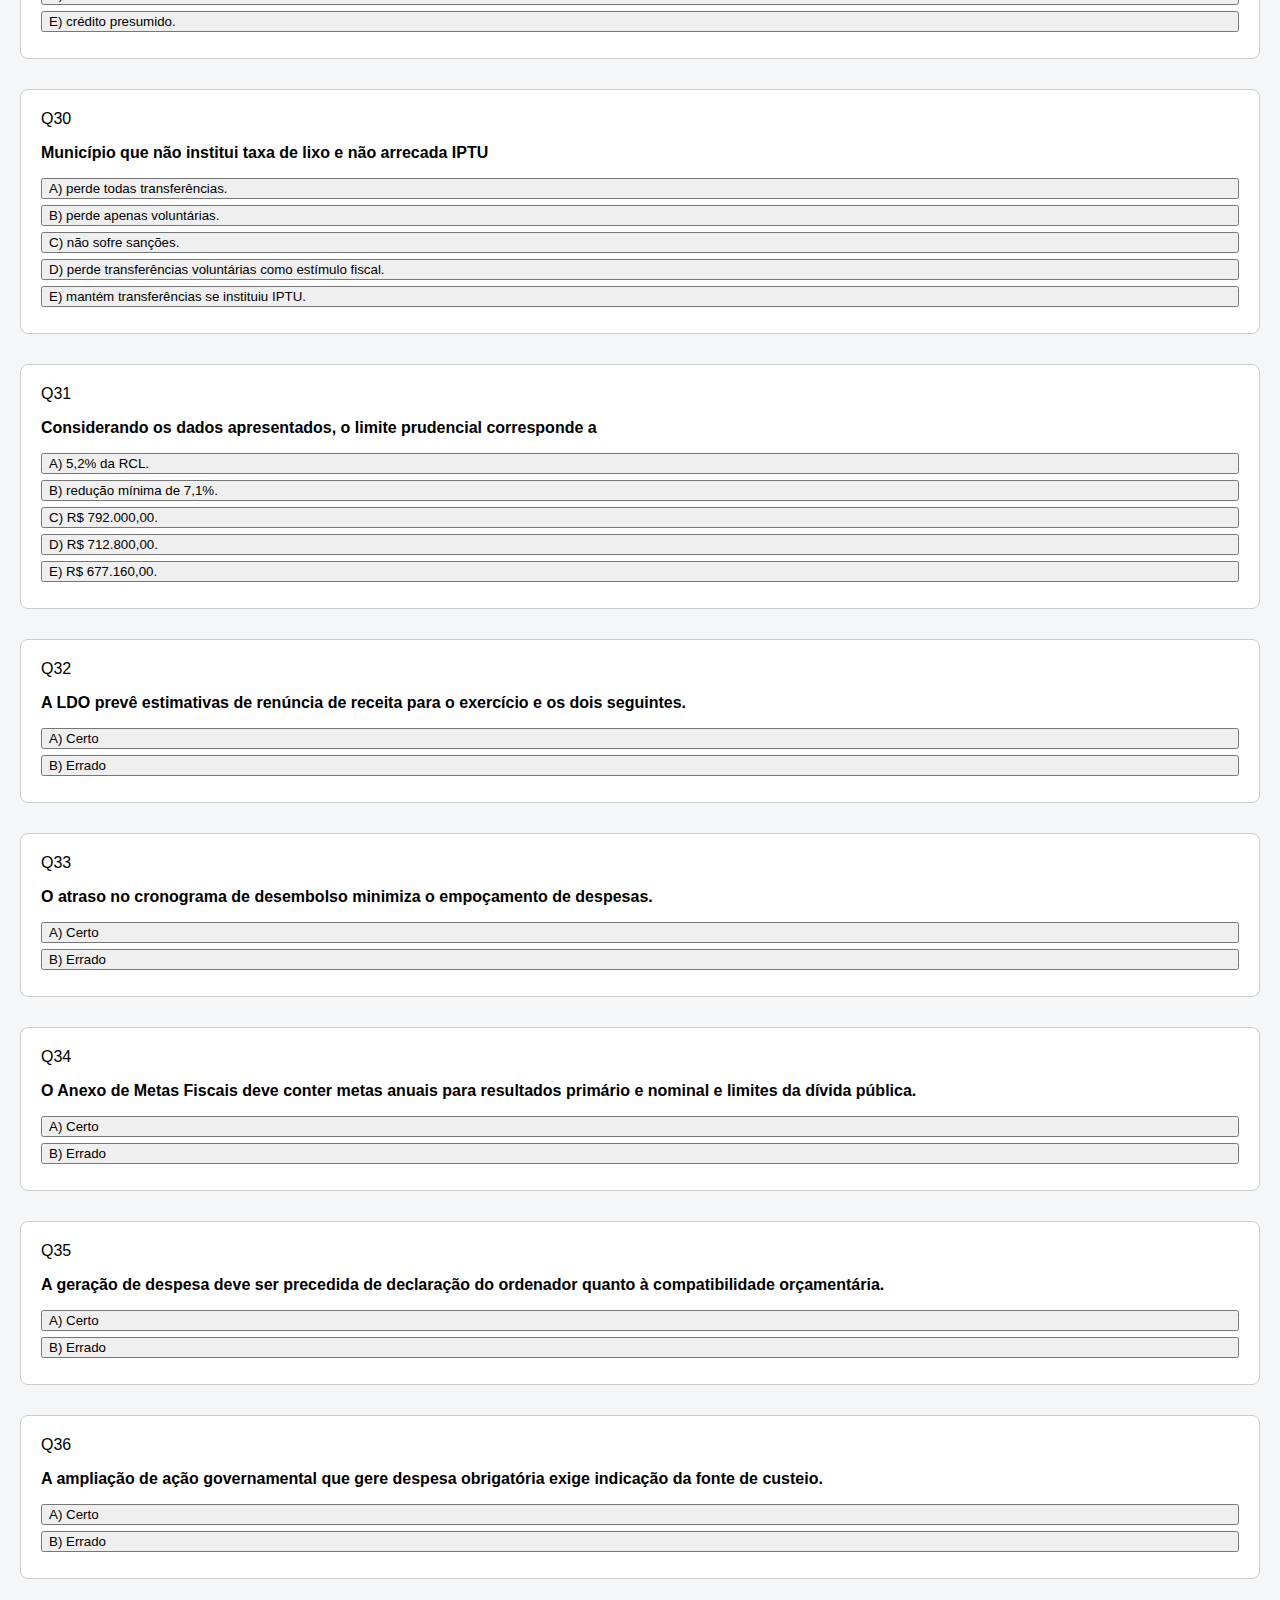
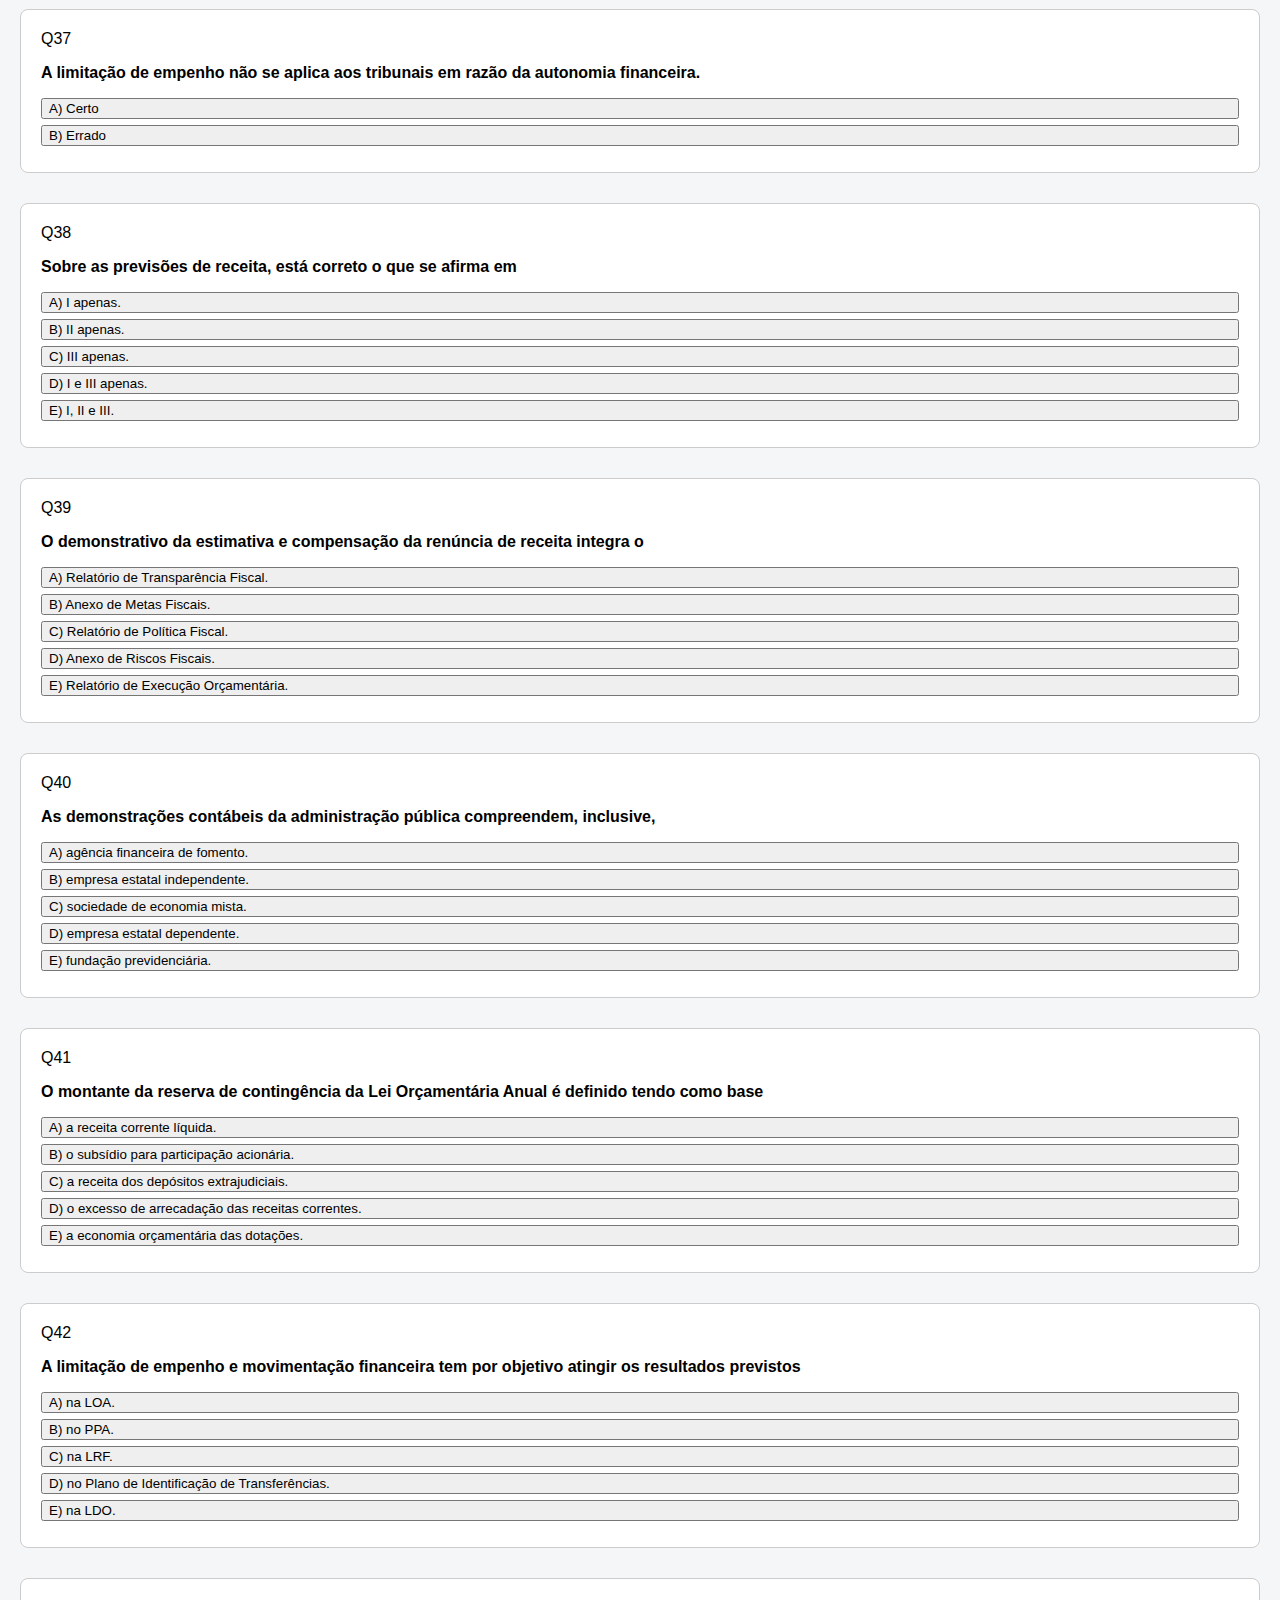
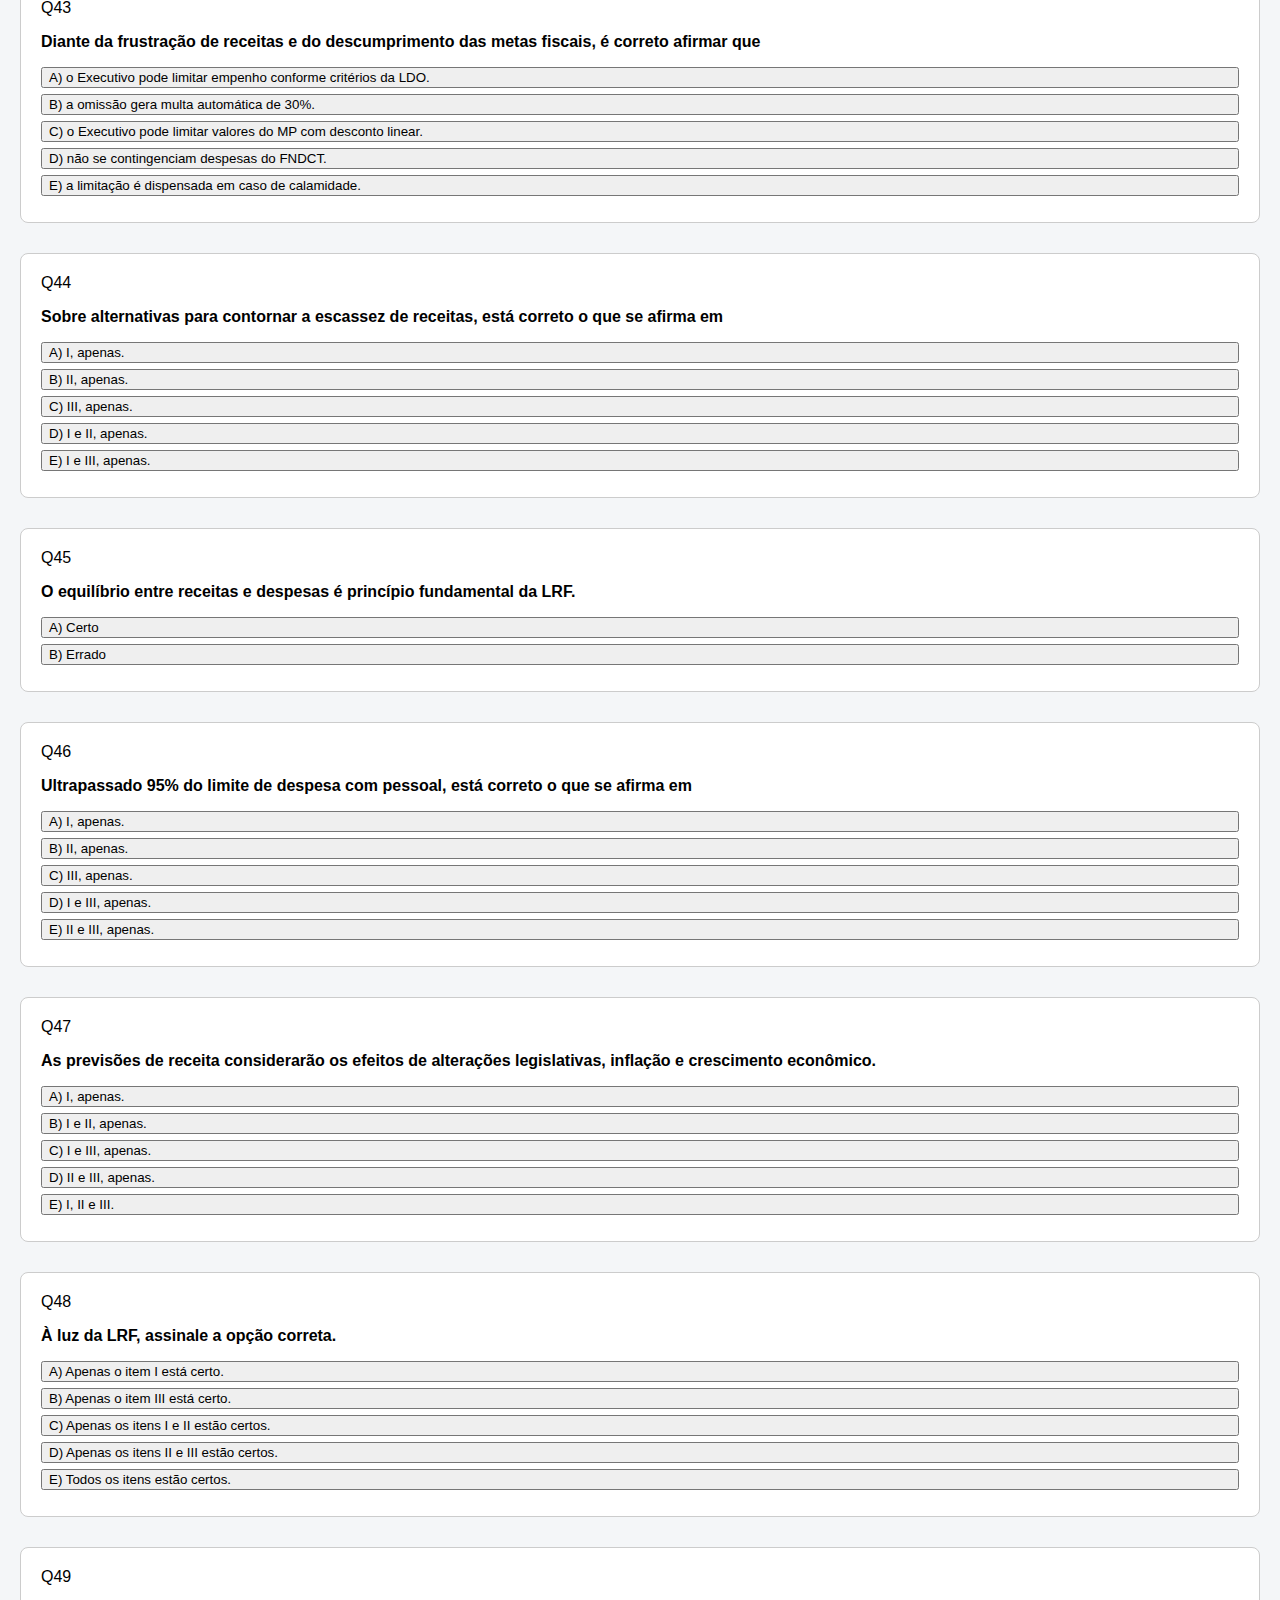
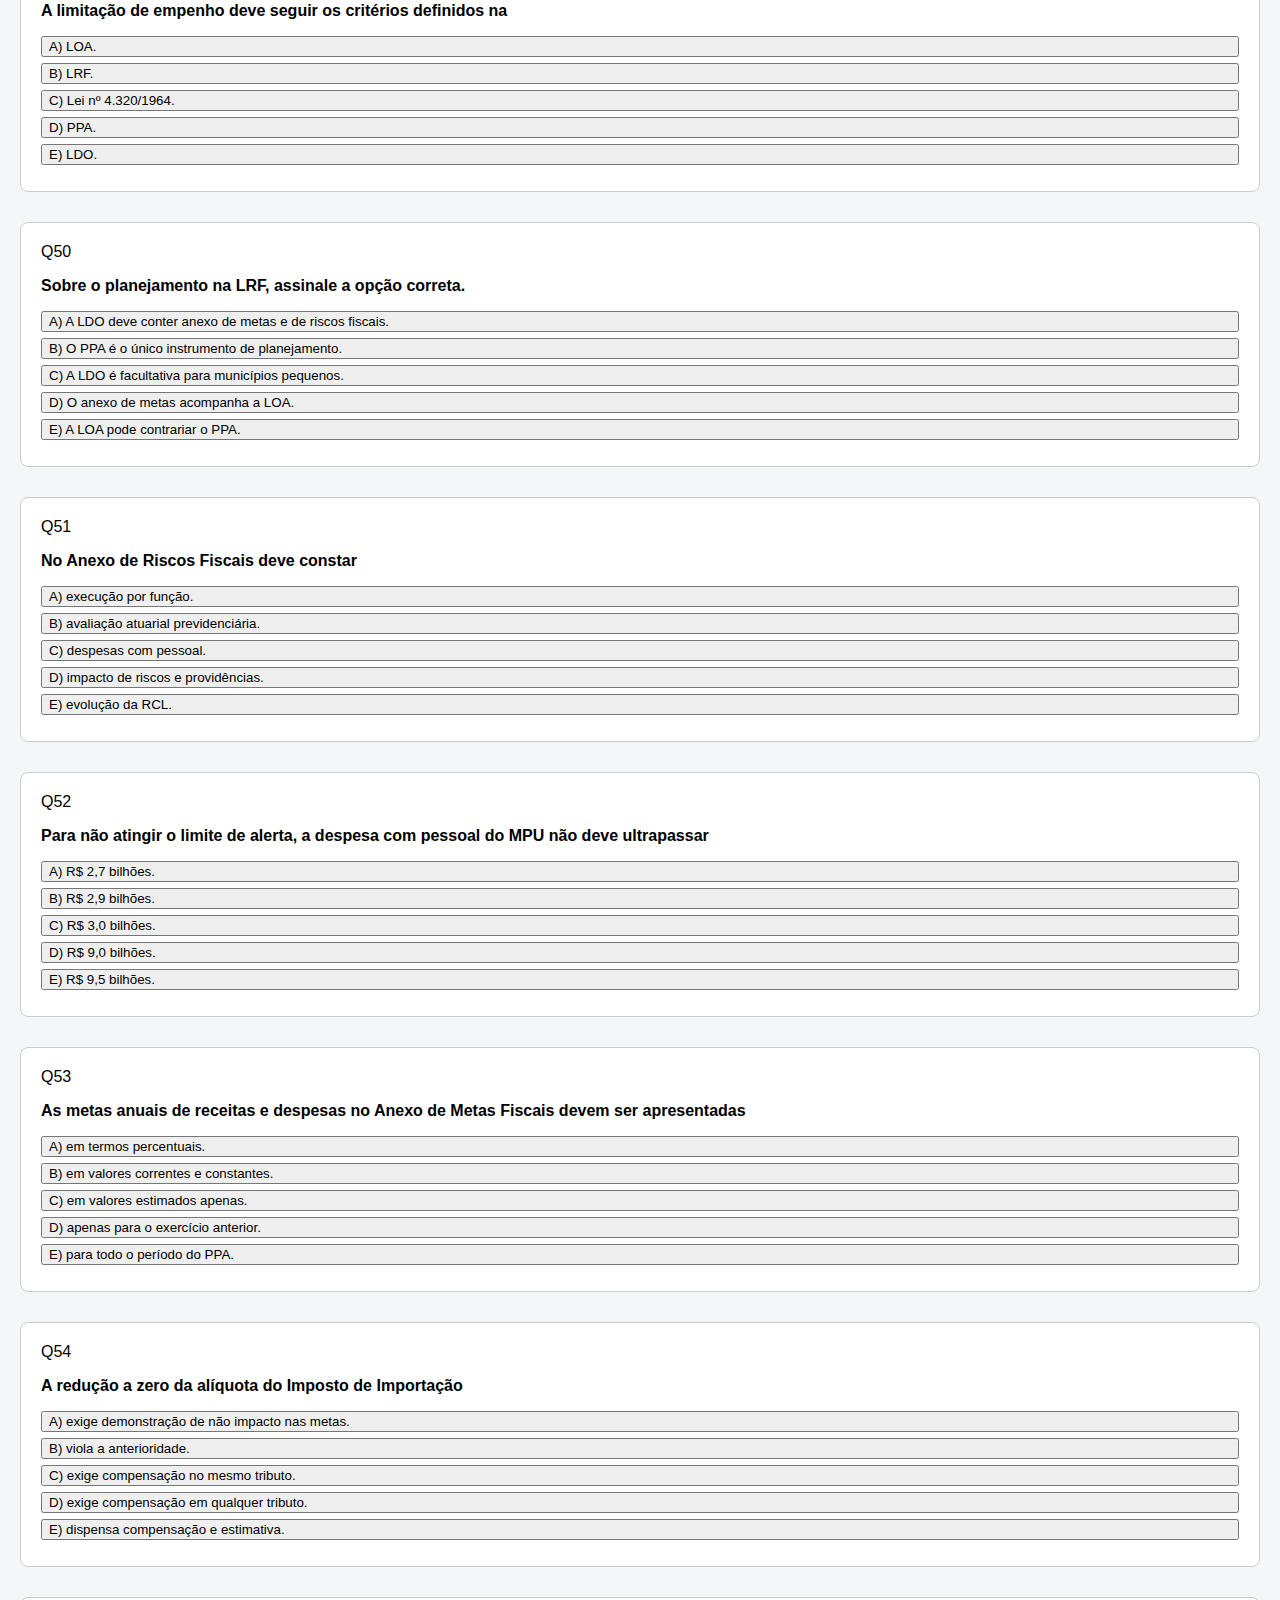
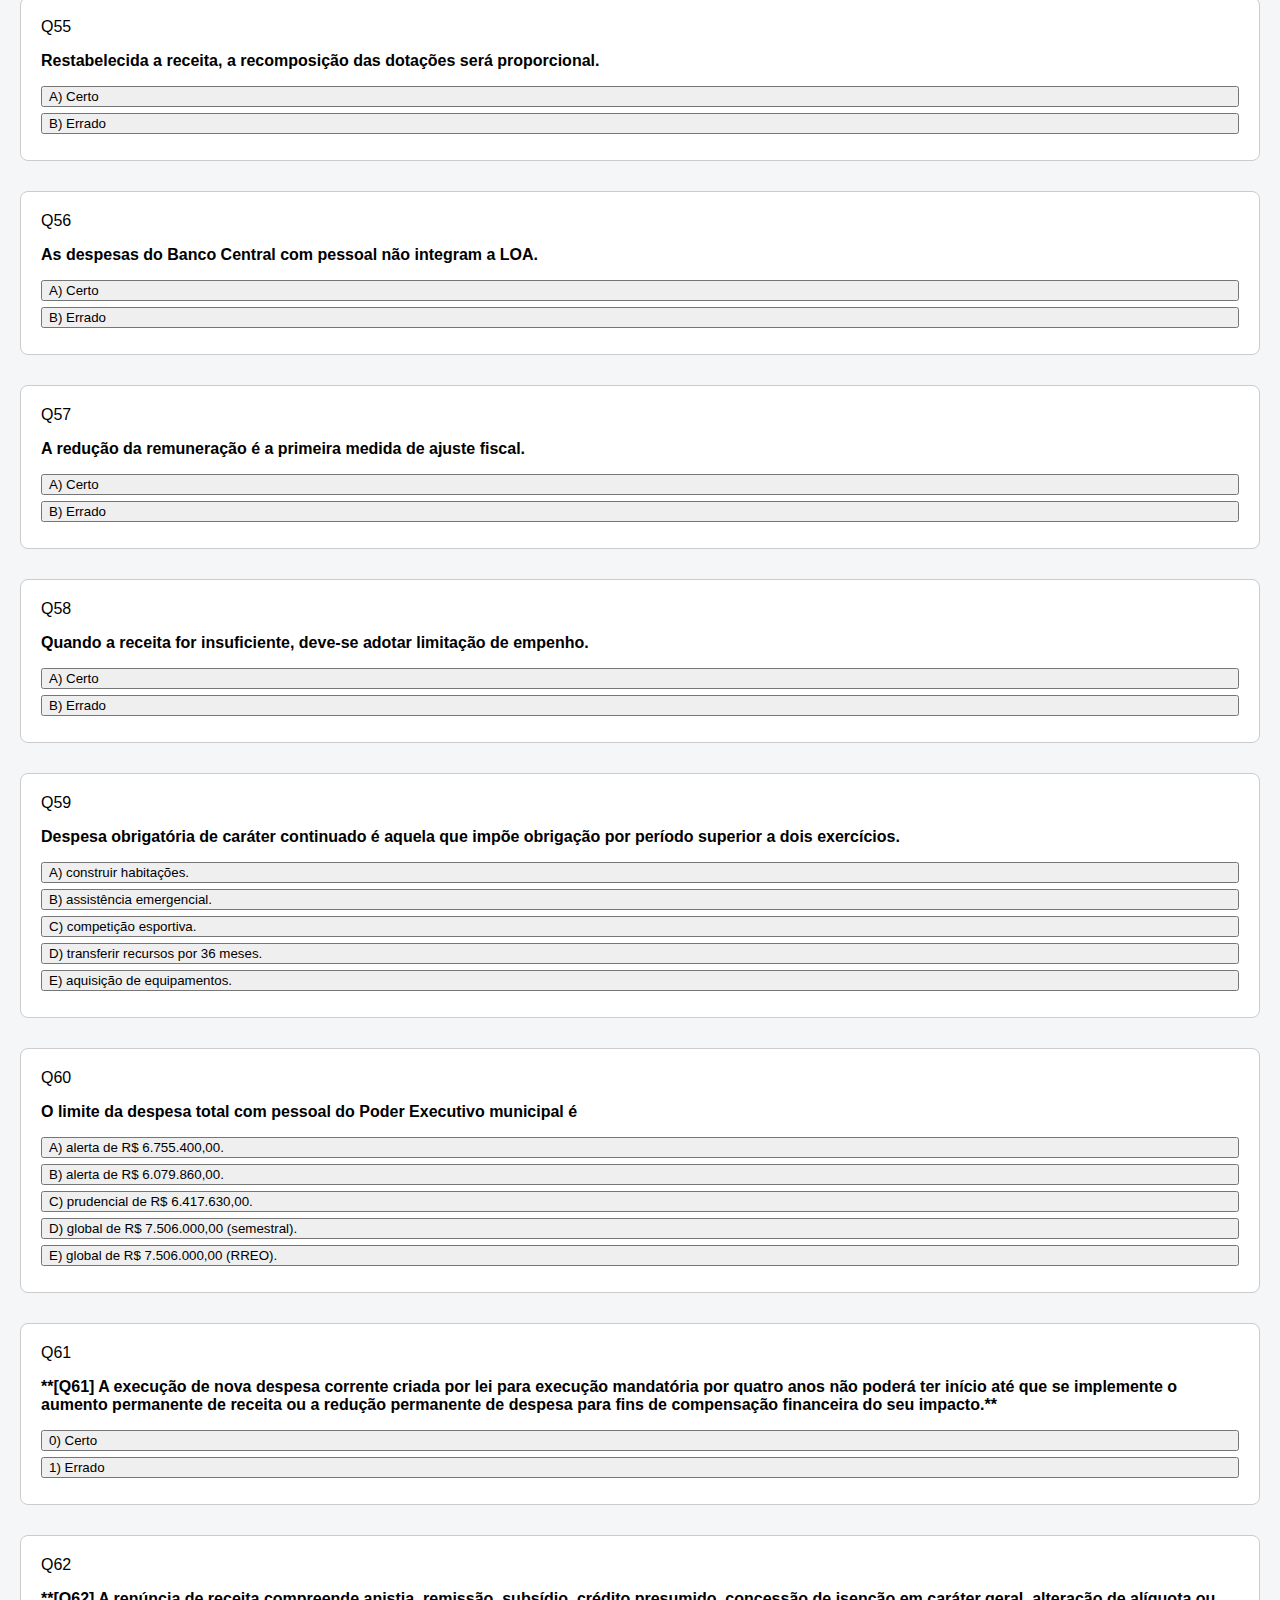
<file: questoes.html>
<!DOCTYPE html>
<html lang="pt-BR">
<head>
  <meta charset="UTF-8">
  <title>Questões para Estudo</title>
  <link rel="stylesheet" href="style.css">
</head>

<body>

<h1>Questões para Estudo</h1>

<!-- AVISO DE MARCAÇÃO -->
<p class="aviso-marcacao">
  👉 Selecione um trecho do texto e clique em uma cor para marcar.
</p>

<!-- TOOLBAR DE CORES -->
<div class="toolbar">
  <span class="cor yellow" onclick="aplicarMarcacao('yellow')">🟨</span>
  <span class="cor green" onclick="aplicarMarcacao('green')">🟩</span>
  <span class="cor blue" onclick="aplicarMarcacao('blue')">🟦</span>
</div>

<!-- FILTROS -->
<div class="filtros">
  <button onclick="filtrarQuestoes('todas')">Todas</button>
  <button onclick="filtrarQuestoes('respondidas')">Respondidas</button>
  <button onclick="filtrarQuestoes('nao')">Não respondidas</button>
</div>

<!-- QUESTÕES -->
<div id="questoes"></div>

<script src="app.js" defer></script>
</body>
</html>
</file>
<file: style.css>
/* =====================
   ESTILO GLOBAL
===================== */
body {
  font-family: Arial, sans-serif;
  background: #f4f6f8;
  margin: 20px;
}

h1 {
  text-align: center;
}

/* =====================
   AVISO + TOOLBAR
===================== */
.aviso-marcacao {
  text-align: center;
  font-size: 0.9em;
  color: #444;
  margin-bottom: 8px;
}

.toolbar {
  text-align: center;
  margin-bottom: 20px;
}

.toolbar .cor {
  cursor: pointer;
  font-size: 22px;
  margin: 0 6px;
}

/* =====================
   MARCAÇÃO LIVRE
===================== */
.highlight-yellow {
  background: #fff59d;
}

.highlight-green {
  background: #c8e6c9;
}

.highlight-blue {
  background: #bbdefb;
}

/* =====================
   FILTROS
===================== */
.filtros {
  text-align: center;
  margin-bottom: 20px;
}

.filtros button {
  margin: 0 6px;
  padding: 6px 12px;
  border: none;
  border-radius: 6px;
  background: #607d8b;
  color: #fff;
  cursor: pointer;
}

.filtros button:hover {
  background: #455a64;
}

/* =====================
   QUESTÕES
===================== */
.questao {
  background: #ffffff;
  border: 1px solid #ccc;
  border-radius: 8px;
  padding: 20px;
  margin-bottom: 30px;
}

.cabecalho-questao {
  display: flex;
  justify-content: space-between;
  align-items: center;
  margin-bottom: 10px;
}

.id-questao {
  font-weight: bold;
  font-size: 0.9em;
  color: #333;
}

.enunciado {
  margin-bottom: 15px;
  line-height: 1.6;
}

/* =====================
   ALTERNATIVAS
===================== */
.alternativas {
  margin-top: 10px;
}

/* =========================
   SELEÇÃO E CORREÇÃO
========================= */

.alternativa {
  border: 1px solid #ddd;
  border-radius: 6px;
  padding: 10px;
  margin-bottom: 8px;
  cursor: pointer;
  display: flex;
  justify-content: space-between;
  align-items: flex-start;
  transition: background-color 0.2s, border 0.2s;
}

.alternativa.selecionada {
  background-color: #e3f2fd;
  border-color: #1976d2;
}

.alternativa.correta {
  background-color: #c8e6c9;
  border-color: #2e7d32;
}

.alternativa.errada {
  background-color: #ffcdd2;
  border-color: #c62828;
}

.alternativa.tachada .texto {
  text-decoration: line-through;
  color: #888;
}

/* =====================
   RESPOSTA / RESULTADO
===================== */
.btn-responder {
  margin-top: 10px;
  padding: 8px 14px;
  border: none;
  border-radius: 6px;
  background: #1976d2;
  color: #fff;
  cursor: pointer;
}

.btn-responder:hover {
  background: #0d47a1;
}

.resultado {
  margin-top: 10px;
  font-weight: bold;
}

/* =====================
   CAMPOS AUXILIARES
===================== */
.section {
  margin-top: 12px;
  font-size: 0.9em;
  color: #444;
}

textarea {
  width: 100%;
  min-height: 60px;
  margin-top: 6px;
  padding: 8px;
  border-radius: 6px;
  border: 1px solid #ccc;
}
</file>
